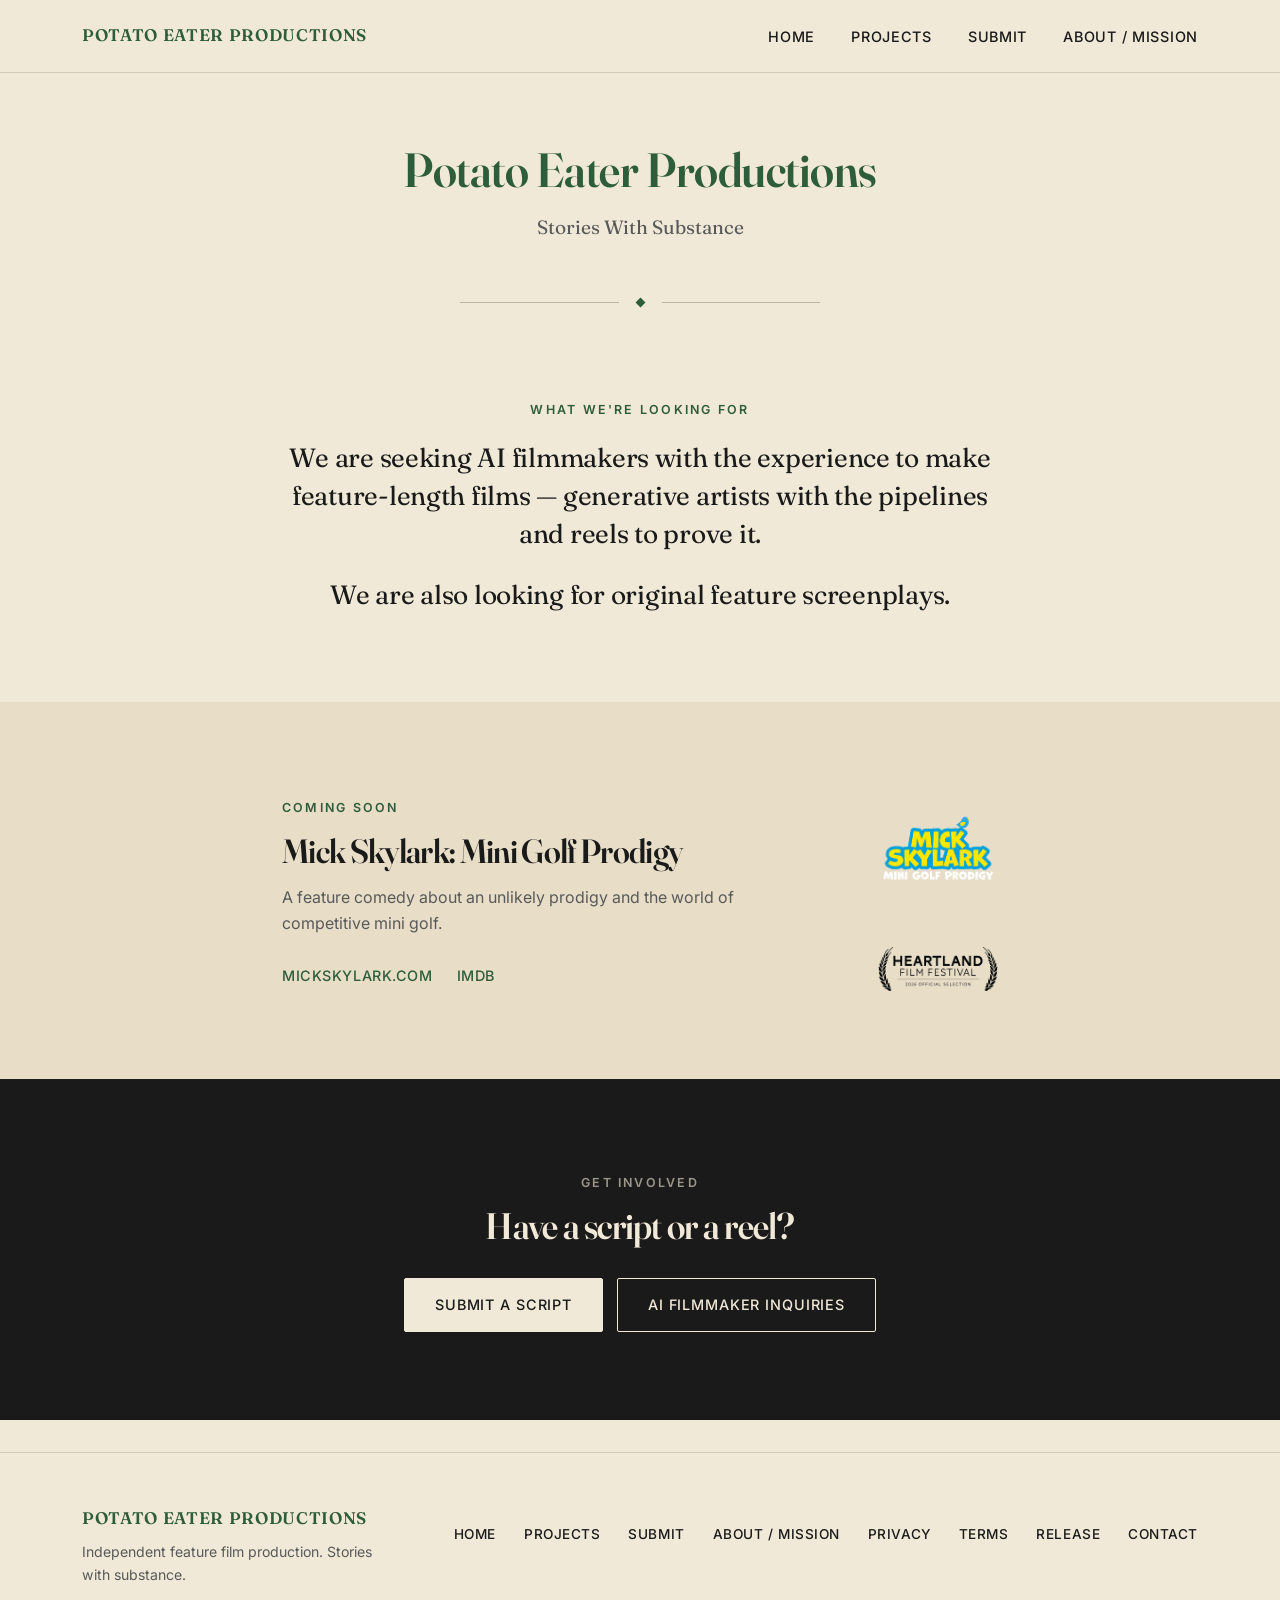
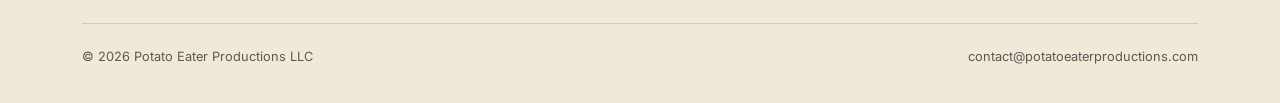
<file: index.html>
<!DOCTYPE html>
<html lang="en">
<head>
  <meta charset="UTF-8">
  <meta name="viewport" content="width=device-width, initial-scale=1.0">
  <title>Potato Eater Productions</title>
  <meta name="description" content="Independent feature film production. Stories with substance.">
  <link rel="preconnect" href="https://fonts.googleapis.com">
  <link rel="preconnect" href="https://fonts.gstatic.com" crossorigin>
  <link href="https://fonts.googleapis.com/css2?family=Fraunces:opsz,wght@9..144,400;9..144,500;9..144,600;9..144,700&family=Inter:wght@400;500;600;700&display=swap" rel="stylesheet">
  <link rel="stylesheet" href="styles.css">
  <style>
    /* Festival laurel */
    .project-badge {
      display: flex;
      flex-direction: column;
      align-items: center;
    }
    .project-badge .laurel {
      display: block;
      width: 100%;
      max-width: 280px;
      height: auto;
      margin-top: 1.5rem;
      /* If the background is DARK, remove the slashes and stars around the next line. */
      /* filter: invert(1); */
    }
    @media (max-width: 700px) {
      .project-badge .laurel { max-width: 220px; }
    }
  </style>
</head>
<body>
  <header>
    <div class="container">
      <nav class="nav">
        <a href="index.html" class="logo">Potato Eater Productions</a>
        <ul class="nav-links">
          <li><a href="index.html">Home</a></li>
          <li><a href="projects.html">Projects</a></li>
          <li><a href="submit.html">Submit</a></li>
          <li><a href="about.html">About / Mission</a></li>
        </ul>
      </nav>
    </div>
  </header>

  <main>

    <section class="hero-home">
      <div class="container">
        <div class="hero-masthead">
          <h1 class="hero-wordmark">Potato Eater Productions</h1>
          <p class="hero-statement">Stories With Substance</p>
        </div>
      </div>
    </section>

    <div class="container"><div class="divider"><span class="divider-mark"></span></div></div>

    <section class="section">
      <div class="content">
        <div class="manifesto">
          <span class="eyebrow">What We're Looking For</span>
          <p>We are seeking AI filmmakers with the experience to make feature-length films &mdash; generative artists with the pipelines and reels to prove it.</p>
          <p>We are also looking for original feature screenplays.</p>
        </div>
      </div>
    </section>

    <section class="section section-alt">
      <div class="content">
        <div class="project-card">
          <div class="project-info">
            <span class="eyebrow">Coming Soon</span>
            <h2 class="project-title">Mick Skylark: Mini Golf Prodigy</h2>
            <p class="project-description">A feature comedy about an unlikely prodigy and the world of competitive mini golf.</p>
            <ul class="project-links">
              <li><a href="https://www.mickskylark.com" target="_blank" rel="noopener">mickskylark.com</a></li>
              <li><a href="https://www.imdb.com/title/tt12115818/" target="_blank" rel="noopener">IMDb</a></li>
            </ul>
          </div>
          <div class="project-badge">
            <img src="mick-skylark-logo.png" alt="Mick Skylark: Mini Golf Prodigy">
            <img class="laurel" src="HFF35_Laurel_OfficialSelection_Black.png" alt="Heartland Film Festival &mdash; 2026 Official Selection">
          </div>
        </div>
      </div>
    </section>

    <section class="section section-dark">
      <div class="content">
        <div class="cta-block">
          <span class="eyebrow">Get Involved</span>
          <h2>Have a script or a reel?</h2>
          <div class="btn-group">
            <a href="scripts.html" class="btn" style="background: var(--bg); color: var(--text); border-color: var(--bg);">Submit a Script</a>
            <a href="ai.html" class="btn btn-secondary" style="color: var(--bg); border-color: var(--bg);">AI Filmmaker Inquiries</a>
          </div>
        </div>
      </div>
    </section>

  </main>

  <footer>
    <div class="container">
      <div class="footer-inner">
        <div>
          <a href="index.html" class="footer-brand">Potato Eater Productions</a>
          <p class="footer-tagline">Independent feature film production. Stories with substance.</p>
        </div>
        <div class="footer-links">
          <a href="index.html">Home</a>
          <a href="projects.html">Projects</a>
          <a href="submit.html">Submit</a>
          <a href="about.html">About / Mission</a>
          <a href="privacy.html">Privacy</a>
          <a href="terms.html">Terms</a>
          <a href="releases.html">Release</a>
          <a href="mailto:contact@potatoeaterproductions.com">Contact</a>
        </div>
      </div>
      <div class="footer-bottom">
        <span>&copy; 2026 Potato Eater Productions LLC</span>
        <span>contact@potatoeaterproductions.com</span>
      </div>
    </div>
  </footer>
</body>
</html>
</file>
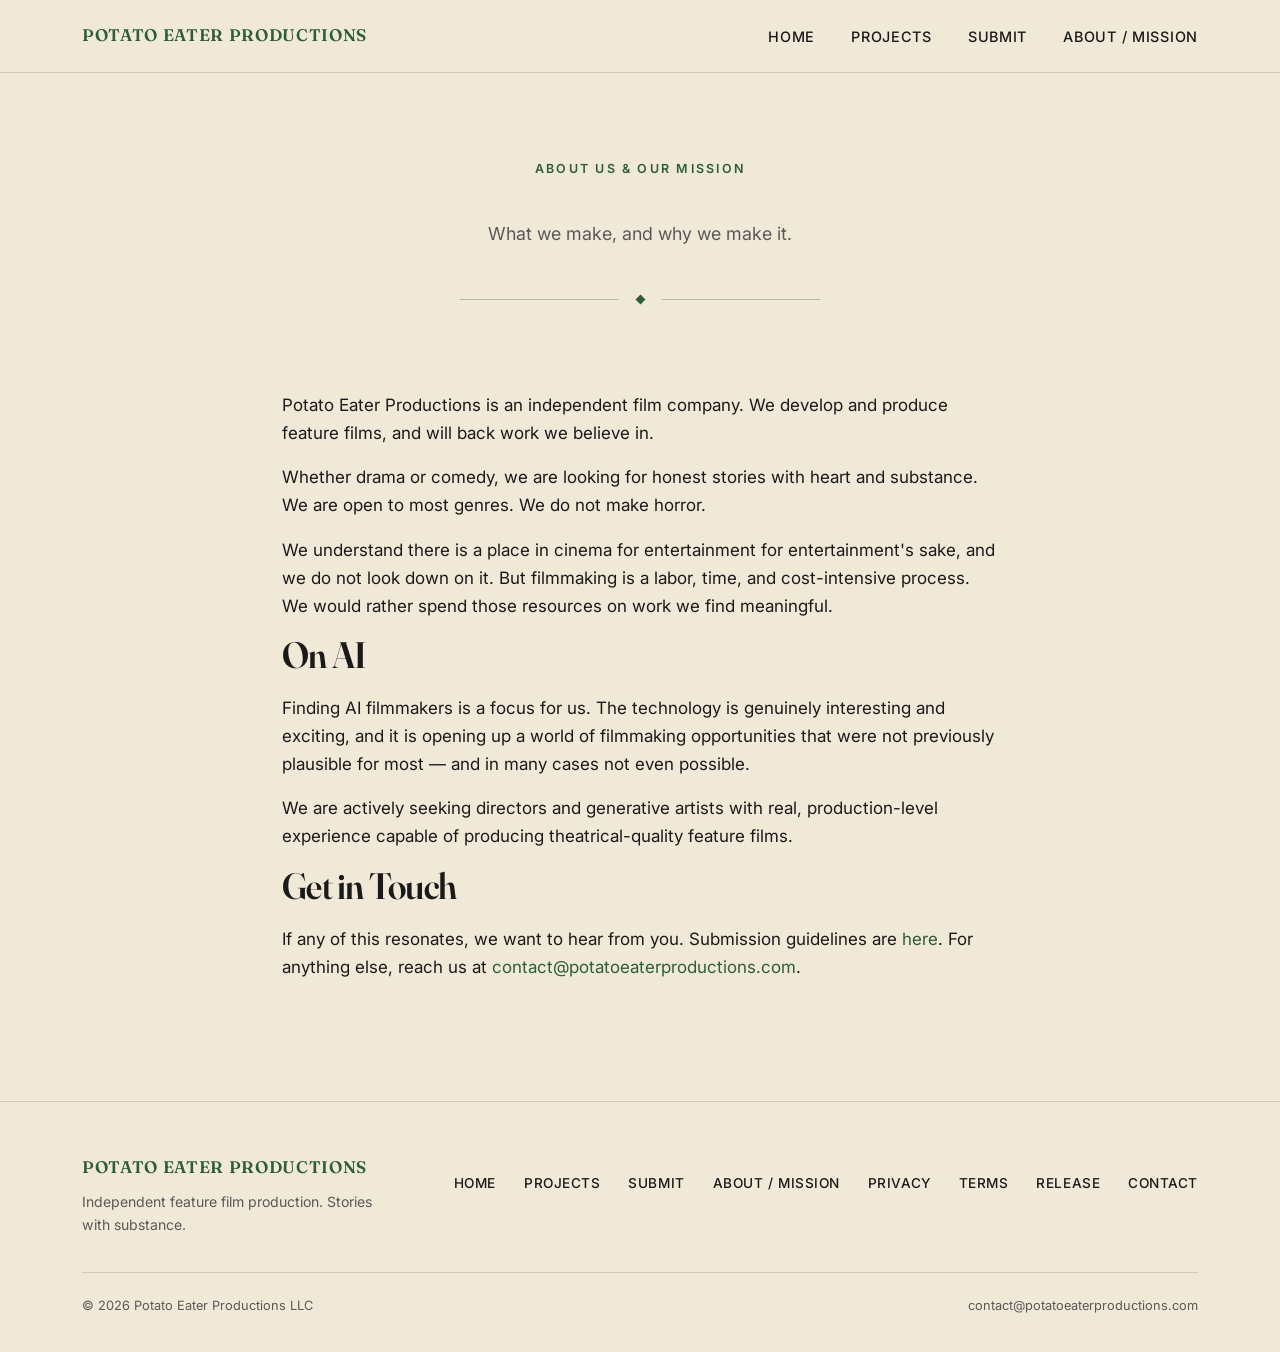
<file: about.html>
<!DOCTYPE html>
<html lang="en">
<head>
  <meta charset="UTF-8">
  <meta name="viewport" content="width=device-width, initial-scale=1.0">
  <title>About &mdash; Potato Eater Productions</title>
  <meta name="description" content="About Potato Eater Productions.">
  <link rel="preconnect" href="https://fonts.googleapis.com">
  <link rel="preconnect" href="https://fonts.gstatic.com" crossorigin>
  <link href="https://fonts.googleapis.com/css2?family=Fraunces:opsz,wght@9..144,400;9..144,500;9..144,600;9..144,700&family=Inter:wght@400;500;600;700&display=swap" rel="stylesheet">
  <link rel="stylesheet" href="styles.css">
</head>
<body>
  <header>
    <div class="container">
      <nav class="nav">
        <a href="index.html" class="logo">Potato Eater Productions</a>
        <ul class="nav-links">
          <li><a href="index.html">Home</a></li>
          <li><a href="projects.html">Projects</a></li>
          <li><a href="submit.html">Submit</a></li>
          <li><a href="about.html">About / Mission</a></li>
        </ul>
      </nav>
    </div>
  </header>

  <main>

    <section class="page-header">
      <div class="container">
        <span class="eyebrow">About Us & Our Mission</span>
        <h1> </h1>
        <p class="tagline">What we make, and why we make it.</p>
      </div>
    </section>

    <div class="container"><div class="divider"><span class="divider-mark"></span></div></div>

    <section class="section">
      <div class="content">

        <p>Potato Eater Productions is an independent film company. We develop and produce feature films, and will back work we believe in.</p>

        <p>Whether drama or comedy, we are looking for honest stories with heart and substance. We are open to most genres. We do not make horror.</p>

        <p>We understand there is a place in cinema for entertainment for entertainment's sake, and we do not look down on it. But filmmaking is a labor, time, and cost-intensive process. We would rather spend those resources on work we find meaningful.</p>

        <h2>On AI</h2>

        <p>Finding AI filmmakers is a focus for us. The technology is genuinely interesting and exciting, and it is opening up a world of filmmaking opportunities that were not previously plausible for most &mdash; and in many cases not even possible.</p>

        <p>We are actively seeking directors and generative artists with real, production-level experience capable of producing theatrical-quality feature films.</p>

        <h2>Get in Touch</h2>

        <p>If any of this resonates, we want to hear from you. Submission guidelines are <a href="submit.html">here</a>. For anything else, reach us at <a href="mailto:contact@potatoeaterproductions.com">contact@potatoeaterproductions.com</a>.</p>

      </div>
    </section>

  </main>

  <footer>
    <div class="container">
      <div class="footer-inner">
        <div>
          <a href="index.html" class="footer-brand">Potato Eater Productions</a>
          <p class="footer-tagline">Independent feature film production. Stories with substance.</p>
        </div>
        <div class="footer-links">
          <a href="index.html">Home</a>
          <a href="projects.html">Projects</a>
          <a href="submit.html">Submit</a>
          <a href="about.html">About / Mission</a>
          <a href="privacy.html">Privacy</a>
          <a href="terms.html">Terms</a>
          <a href="releases.html">Release</a>
          <a href="mailto:contact@potatoeaterproductions.com">Contact</a>
        </div>
      </div>
      <div class="footer-bottom">
        <span>&copy; 2026 Potato Eater Productions LLC</span>
        <span>contact@potatoeaterproductions.com</span>
      </div>
    </div>
  </footer>
</body>
</html>
</file>
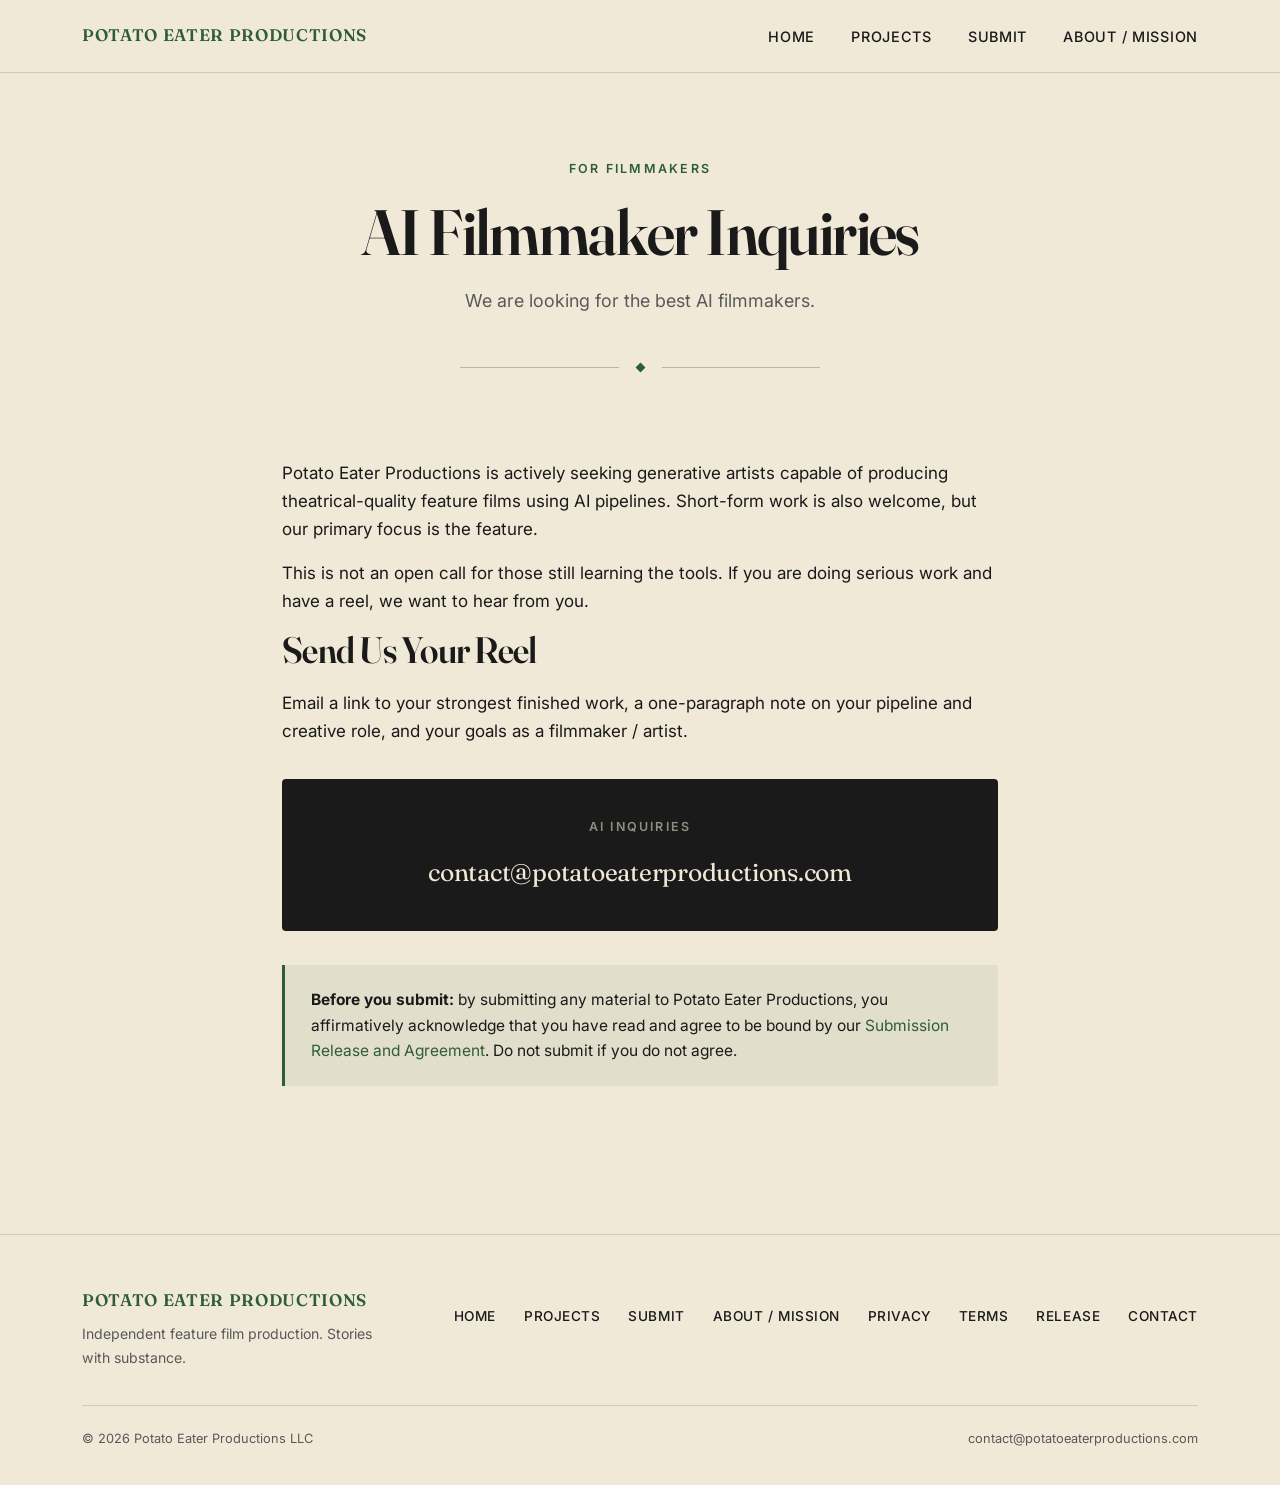
<file: ai.html>
<!DOCTYPE html>
<html lang="en">
<head>
  <meta charset="UTF-8">
  <meta name="viewport" content="width=device-width, initial-scale=1.0">
  <title>AI Filmmaker Inquiries &mdash; Potato Eater Productions</title>
  <meta name="description" content="AI filmmaker inquiries for Potato Eater Productions.">
  <link rel="preconnect" href="https://fonts.googleapis.com">
  <link rel="preconnect" href="https://fonts.gstatic.com" crossorigin>
  <link href="https://fonts.googleapis.com/css2?family=Fraunces:opsz,wght@9..144,400;9..144,500;9..144,600;9..144,700&family=Inter:wght@400;500;600;700&display=swap" rel="stylesheet">
  <link rel="stylesheet" href="styles.css">
</head>
<body>
  <header>
    <div class="container">
      <nav class="nav">
        <a href="index.html" class="logo">Potato Eater Productions</a>
        <ul class="nav-links">
          <li><a href="index.html">Home</a></li>
          <li><a href="projects.html">Projects</a></li>
          <li><a href="submit.html">Submit</a></li>
          <li><a href="about.html">About / Mission</a></li>
        </ul>
      </nav>
    </div>
  </header>

  <main>

    <section class="page-header">
      <div class="container">
        <span class="eyebrow">For Filmmakers</span>
        <h1>AI Filmmaker Inquiries</h1>
        <p class="tagline">We are looking for the best AI filmmakers.</p>
      </div>
    </section>

    <div class="container"><div class="divider"><span class="divider-mark"></span></div></div>

    <section class="section">
      <div class="content">

        <p>Potato Eater Productions is actively seeking generative artists capable of producing theatrical-quality feature films using AI pipelines. Short-form work is also welcome, but our primary focus is the feature.</p>

        <p>This is not an open call for those still learning the tools. If you are doing serious work and have a reel, we want to hear from you.</p>

        <h2>Send Us Your Reel</h2>

        <p>Email a link to your strongest finished work, a one-paragraph note on your pipeline and creative role, and your goals as a filmmaker / artist.</p>

        <div class="email-box">
          <div class="email-box-label">AI Inquiries</div>
          <a class="email" href="mailto:Contact@potatoeaterproductions.com?subject=AI%20Filmmaker%20Inquiry">contact@potatoeaterproductions.com</a>
        </div>

        <div class="notice">
          <p><strong>Before you submit:</strong> by submitting any material to Potato Eater Productions, you affirmatively acknowledge that you have read and agree to be bound by our <a href="releases.html">Submission Release and Agreement</a>. Do not submit if you do not agree.</p>
        </div>

      </div>
    </section>

  </main>

  <footer>
    <div class="container">
      <div class="footer-inner">
        <div>
          <a href="index.html" class="footer-brand">Potato Eater Productions</a>
          <p class="footer-tagline">Independent feature film production. Stories with substance.</p>
        </div>
        <div class="footer-links">
          <a href="index.html">Home</a>
          <a href="projects.html">Projects</a>
          <a href="submit.html">Submit</a>
          <a href="about.html">About / Mission</a>
          <a href="privacy.html">Privacy</a>
          <a href="terms.html">Terms</a>
          <a href="releases.html">Release</a>
          <a href="mailto:contact@potatoeaterproductions.com">Contact</a>
        </div>
      </div>
      <div class="footer-bottom">
        <span>&copy; 2026 Potato Eater Productions LLC</span>
        <span>contact@potatoeaterproductions.com</span>
      </div>
    </div>
  </footer>
</body>
</html>
</file>
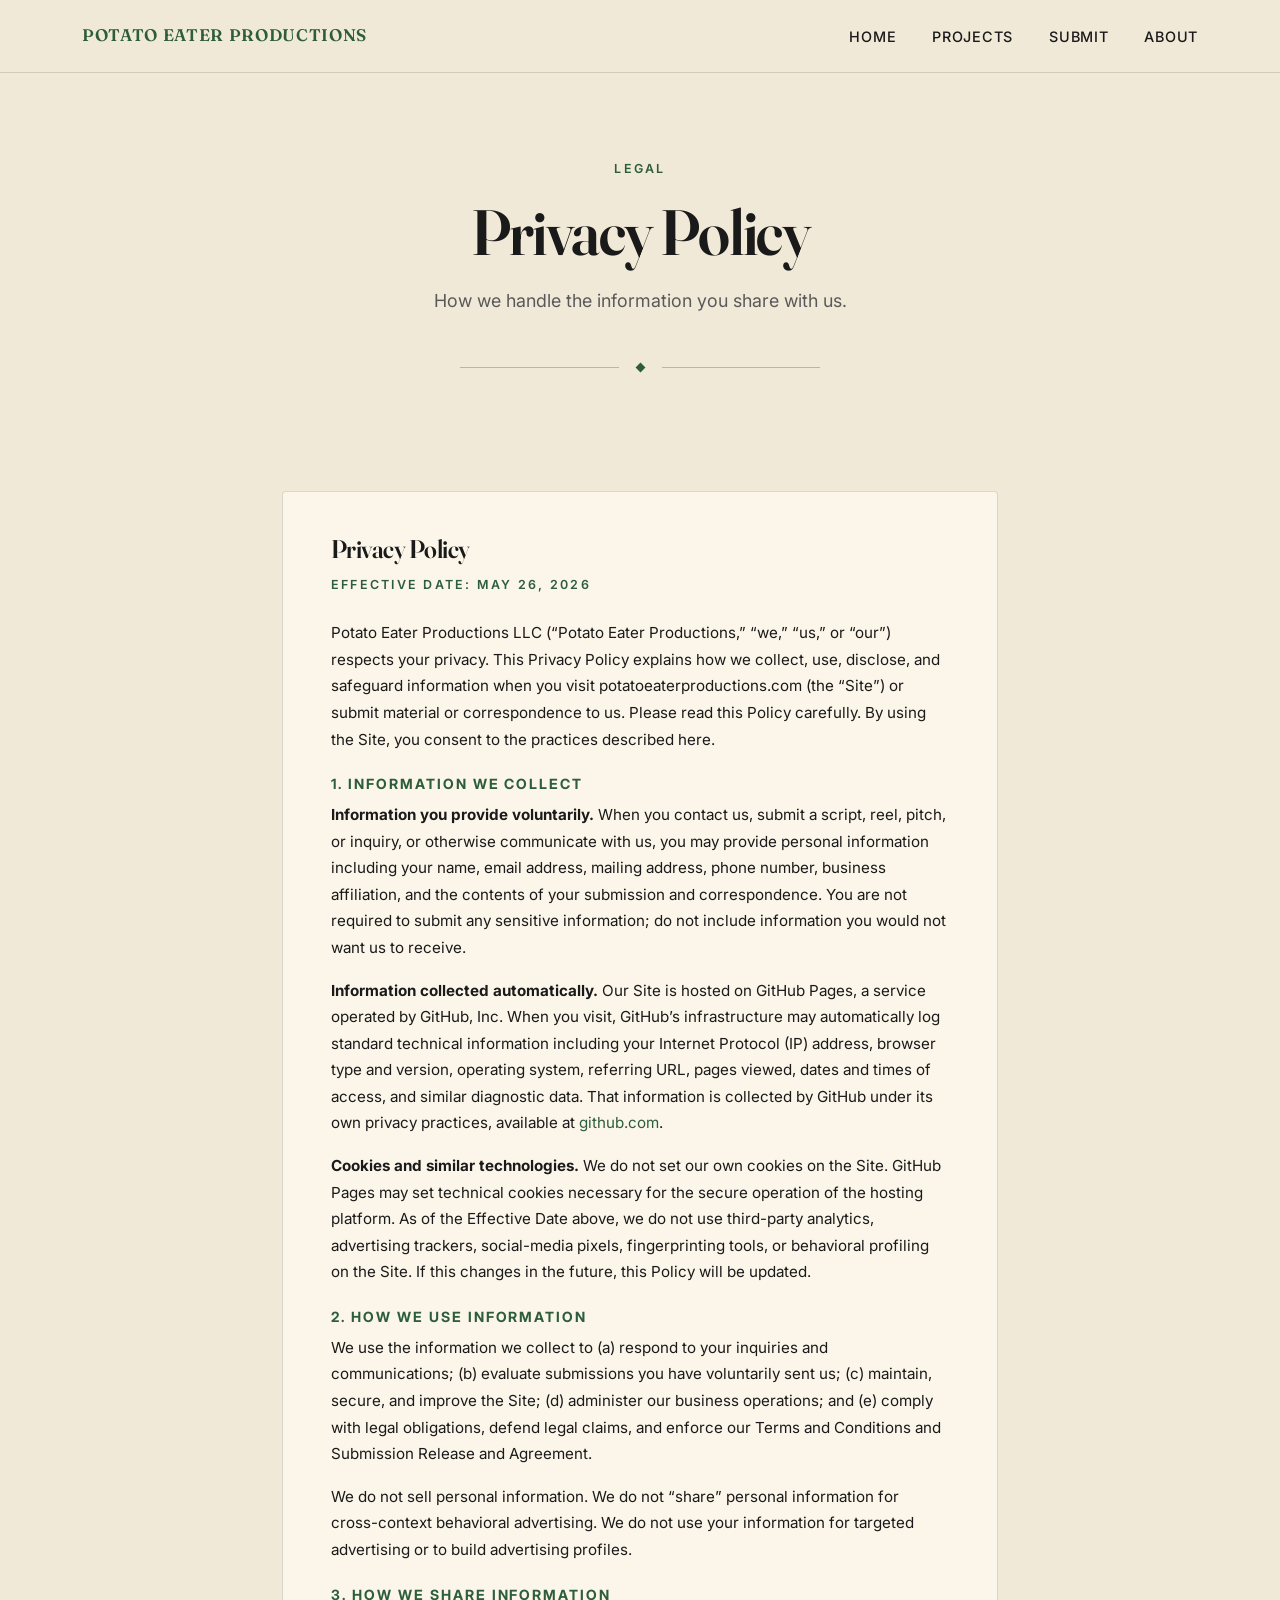
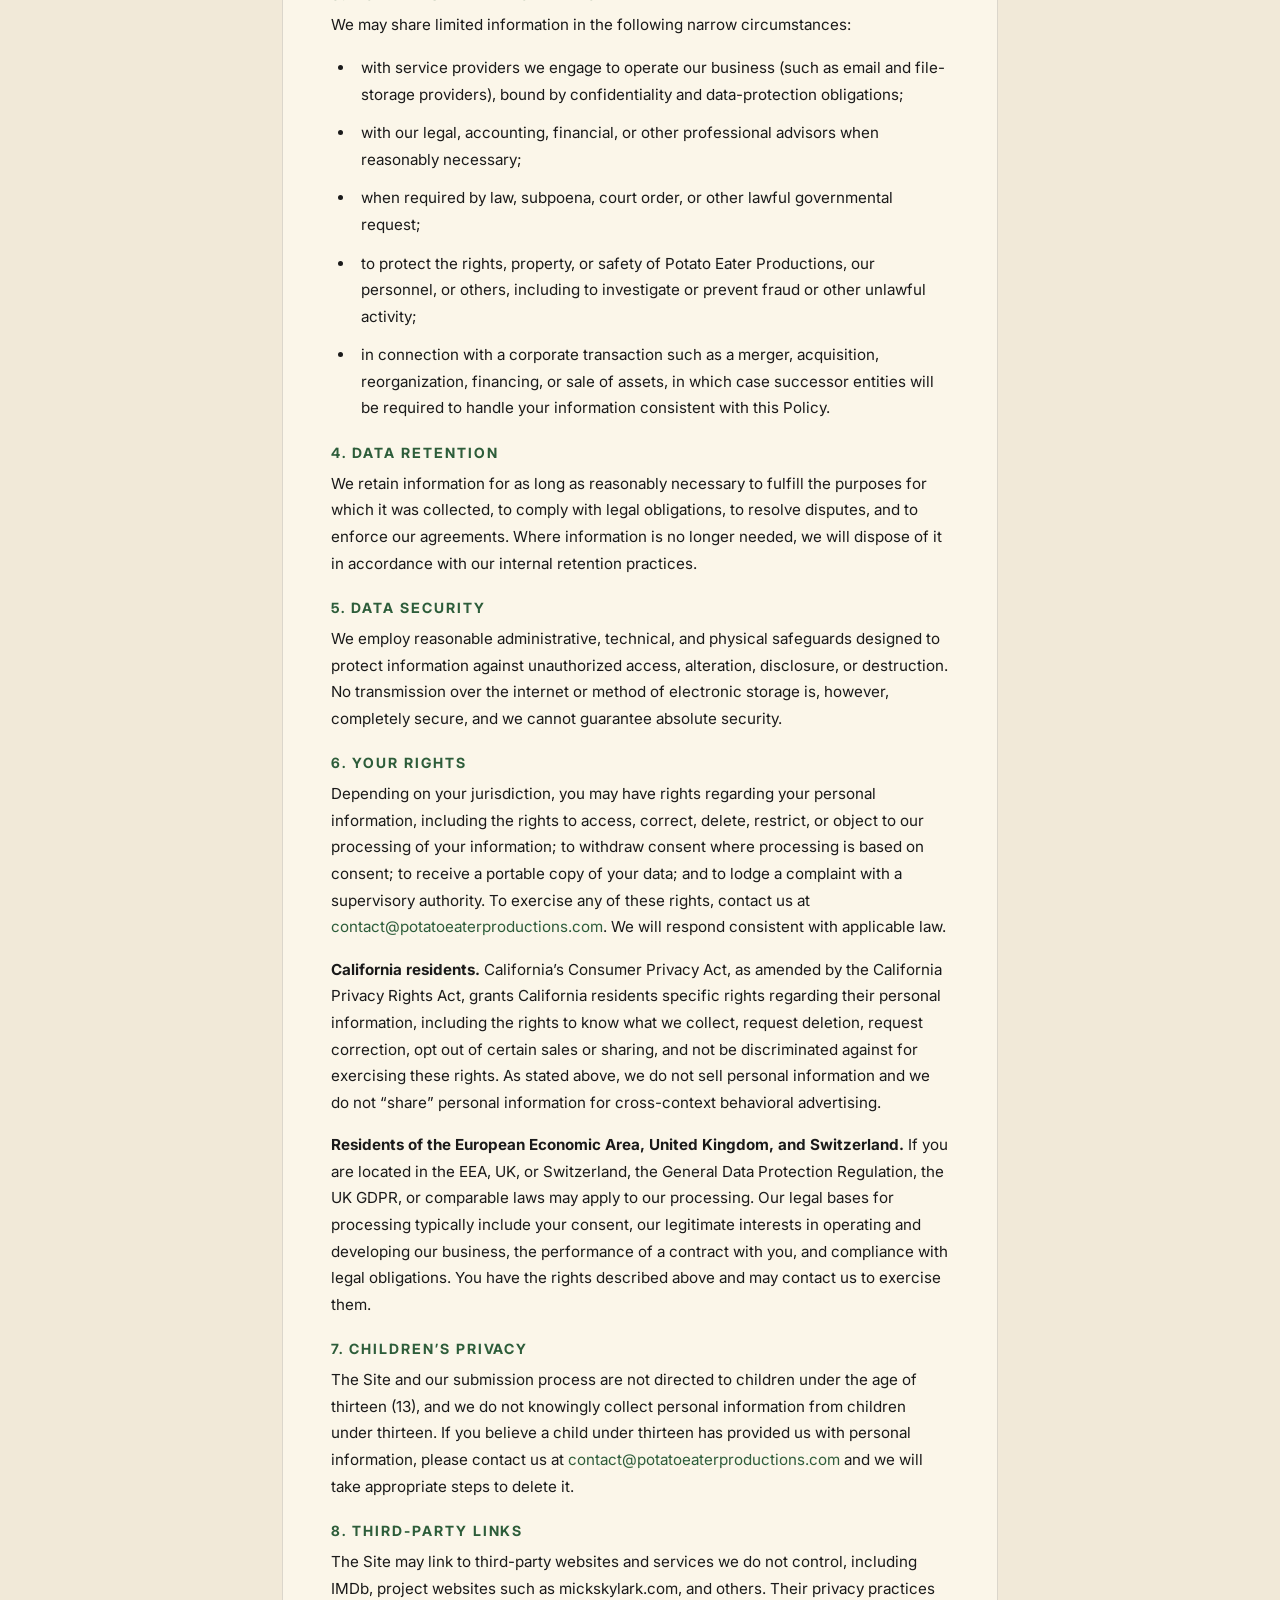
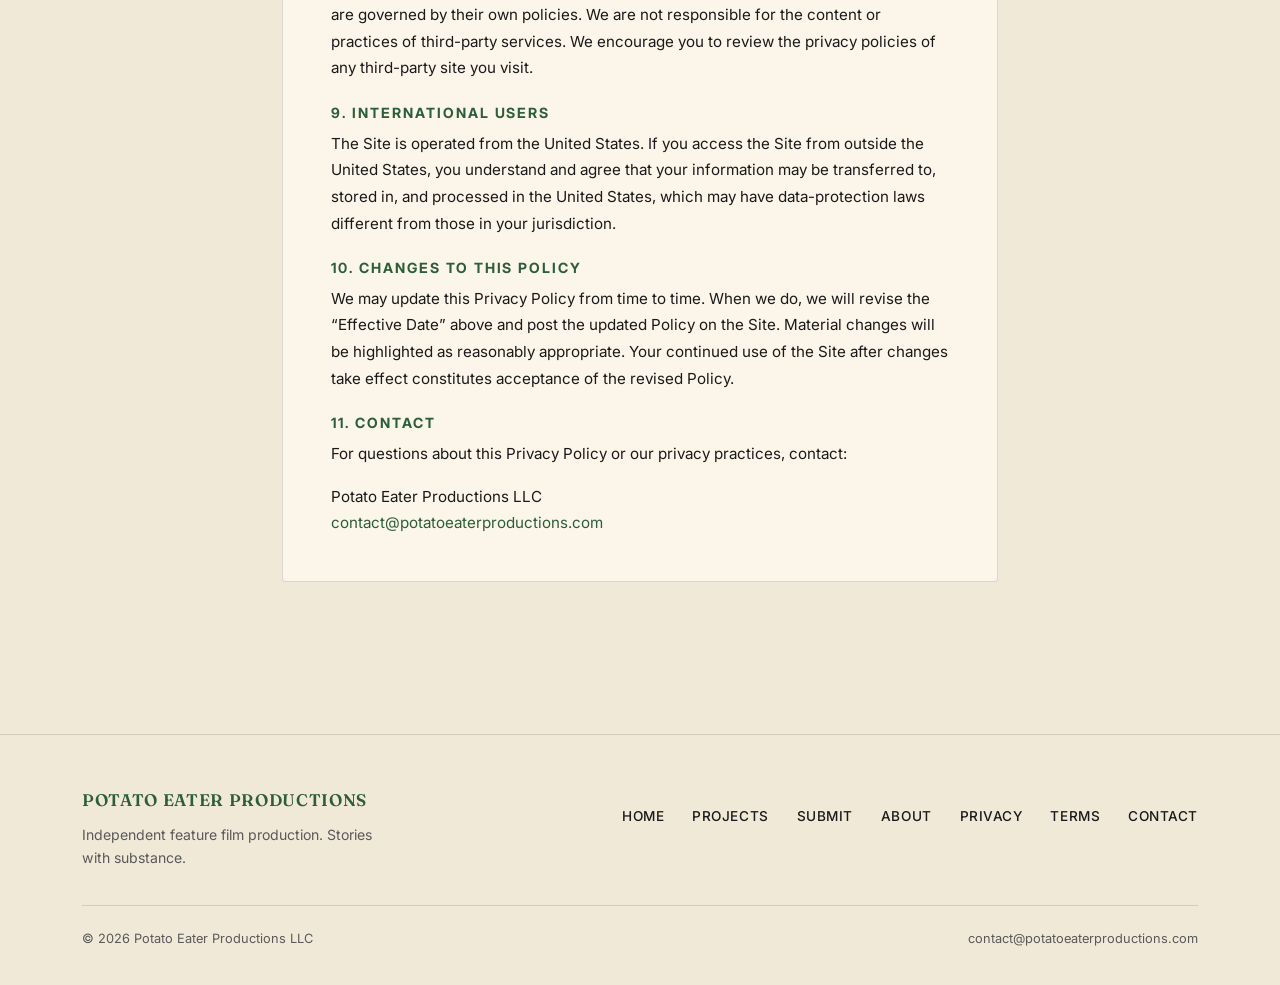
<file: privacy.html>
<!DOCTYPE html>
<html lang="en">
<head>
  <meta charset="UTF-8">
  <meta name="viewport" content="width=device-width, initial-scale=1.0">
  <title>Privacy Policy &mdash; Potato Eater Productions</title>
  <meta name="description" content="Privacy Policy for Potato Eater Productions.">
  <link rel="preconnect" href="https://fonts.googleapis.com">
  <link rel="preconnect" href="https://fonts.gstatic.com" crossorigin>
  <link href="https://fonts.googleapis.com/css2?family=Fraunces:opsz,wght@9..144,400;9..144,500;9..144,600;9..144,700&family=Inter:wght@400;500;600;700&display=swap" rel="stylesheet">
  <link rel="stylesheet" href="styles.css">
</head>
<body>
  <header>
    <div class="container">
      <nav class="nav">
        <a href="index.html" class="logo">Potato Eater Productions</a>
        <ul class="nav-links">
          <li><a href="index.html">Home</a></li>
          <li><a href="projects.html">Projects</a></li>
          <li><a href="submit.html">Submit</a></li>
          <li><a href="about.html">About</a></li>
        </ul>
      </nav>
    </div>
  </header>

  <main>

    <section class="page-header">
      <div class="container">
        <span class="eyebrow">Legal</span>
        <h1>Privacy Policy</h1>
        <p class="tagline">How we handle the information you share with us.</p>
      </div>
    </section>

    <div class="container"><div class="divider"><span class="divider-mark"></span></div></div>

    <section class="section">
      <div class="content">
        <div class="release">

          <h2>Privacy Policy</h2>
          <p class="release-subtitle">Effective Date: May 26, 2026</p>

          <p>Potato Eater Productions LLC (&ldquo;Potato Eater Productions,&rdquo; &ldquo;we,&rdquo; &ldquo;us,&rdquo; or &ldquo;our&rdquo;) respects your privacy. This Privacy Policy explains how we collect, use, disclose, and safeguard information when you visit potatoeaterproductions.com (the &ldquo;Site&rdquo;) or submit material or correspondence to us. Please read this Policy carefully. By using the Site, you consent to the practices described here.</p>

          <h3>1. Information We Collect</h3>

          <p><strong>Information you provide voluntarily.</strong> When you contact us, submit a script, reel, pitch, or inquiry, or otherwise communicate with us, you may provide personal information including your name, email address, mailing address, phone number, business affiliation, and the contents of your submission and correspondence. You are not required to submit any sensitive information; do not include information you would not want us to receive.</p>

          <p><strong>Information collected automatically.</strong> Our Site is hosted on GitHub Pages, a service operated by GitHub, Inc. When you visit, GitHub&rsquo;s infrastructure may automatically log standard technical information including your Internet Protocol (IP) address, browser type and version, operating system, referring URL, pages viewed, dates and times of access, and similar diagnostic data. That information is collected by GitHub under its own privacy practices, available at <a href="https://docs.github.com/en/site-policy/privacy-policies/github-general-privacy-statement" target="_blank" rel="noopener">github.com</a>.</p>

          <p><strong>Cookies and similar technologies.</strong> We do not set our own cookies on the Site. GitHub Pages may set technical cookies necessary for the secure operation of the hosting platform. As of the Effective Date above, we do not use third-party analytics, advertising trackers, social-media pixels, fingerprinting tools, or behavioral profiling on the Site. If this changes in the future, this Policy will be updated.</p>

          <h3>2. How We Use Information</h3>

          <p>We use the information we collect to (a) respond to your inquiries and communications; (b) evaluate submissions you have voluntarily sent us; (c) maintain, secure, and improve the Site; (d) administer our business operations; and (e) comply with legal obligations, defend legal claims, and enforce our Terms and Conditions and Submission Release and Agreement.</p>

          <p>We do not sell personal information. We do not &ldquo;share&rdquo; personal information for cross-context behavioral advertising. We do not use your information for targeted advertising or to build advertising profiles.</p>

          <h3>3. How We Share Information</h3>

          <p>We may share limited information in the following narrow circumstances:</p>
          <ul>
            <li>with service providers we engage to operate our business (such as email and file-storage providers), bound by confidentiality and data-protection obligations;</li>
            <li>with our legal, accounting, financial, or other professional advisors when reasonably necessary;</li>
            <li>when required by law, subpoena, court order, or other lawful governmental request;</li>
            <li>to protect the rights, property, or safety of Potato Eater Productions, our personnel, or others, including to investigate or prevent fraud or other unlawful activity;</li>
            <li>in connection with a corporate transaction such as a merger, acquisition, reorganization, financing, or sale of assets, in which case successor entities will be required to handle your information consistent with this Policy.</li>
          </ul>

          <h3>4. Data Retention</h3>

          <p>We retain information for as long as reasonably necessary to fulfill the purposes for which it was collected, to comply with legal obligations, to resolve disputes, and to enforce our agreements. Where information is no longer needed, we will dispose of it in accordance with our internal retention practices.</p>

          <h3>5. Data Security</h3>

          <p>We employ reasonable administrative, technical, and physical safeguards designed to protect information against unauthorized access, alteration, disclosure, or destruction. No transmission over the internet or method of electronic storage is, however, completely secure, and we cannot guarantee absolute security.</p>

          <h3>6. Your Rights</h3>

          <p>Depending on your jurisdiction, you may have rights regarding your personal information, including the rights to access, correct, delete, restrict, or object to our processing of your information; to withdraw consent where processing is based on consent; to receive a portable copy of your data; and to lodge a complaint with a supervisory authority. To exercise any of these rights, contact us at <a href="mailto:contact@potatoeaterproductions.com">contact@potatoeaterproductions.com</a>. We will respond consistent with applicable law.</p>

          <p><strong>California residents.</strong> California&rsquo;s Consumer Privacy Act, as amended by the California Privacy Rights Act, grants California residents specific rights regarding their personal information, including the rights to know what we collect, request deletion, request correction, opt out of certain sales or sharing, and not be discriminated against for exercising these rights. As stated above, we do not sell personal information and we do not &ldquo;share&rdquo; personal information for cross-context behavioral advertising.</p>

          <p><strong>Residents of the European Economic Area, United Kingdom, and Switzerland.</strong> If you are located in the EEA, UK, or Switzerland, the General Data Protection Regulation, the UK GDPR, or comparable laws may apply to our processing. Our legal bases for processing typically include your consent, our legitimate interests in operating and developing our business, the performance of a contract with you, and compliance with legal obligations. You have the rights described above and may contact us to exercise them.</p>

          <h3>7. Children&rsquo;s Privacy</h3>

          <p>The Site and our submission process are not directed to children under the age of thirteen (13), and we do not knowingly collect personal information from children under thirteen. If you believe a child under thirteen has provided us with personal information, please contact us at <a href="mailto:contact@potatoeaterproductions.com">contact@potatoeaterproductions.com</a> and we will take appropriate steps to delete it.</p>

          <h3>8. Third-Party Links</h3>

          <p>The Site may link to third-party websites and services we do not control, including IMDb, project websites such as mickskylark.com, and others. Their privacy practices are governed by their own policies. We are not responsible for the content or practices of third-party services. We encourage you to review the privacy policies of any third-party site you visit.</p>

          <h3>9. International Users</h3>

          <p>The Site is operated from the United States. If you access the Site from outside the United States, you understand and agree that your information may be transferred to, stored in, and processed in the United States, which may have data-protection laws different from those in your jurisdiction.</p>

          <h3>10. Changes to This Policy</h3>

          <p>We may update this Privacy Policy from time to time. When we do, we will revise the &ldquo;Effective Date&rdquo; above and post the updated Policy on the Site. Material changes will be highlighted as reasonably appropriate. Your continued use of the Site after changes take effect constitutes acceptance of the revised Policy.</p>

          <h3>11. Contact</h3>

          <p>For questions about this Privacy Policy or our privacy practices, contact:</p>
          <p>Potato Eater Productions LLC<br>
          <a href="mailto:contact@potatoeaterproductions.com">contact@potatoeaterproductions.com</a></p>

        </div>
      </div>
    </section>

  </main>

  <footer>
    <div class="container">
      <div class="footer-inner">
        <div>
          <a href="index.html" class="footer-brand">Potato Eater Productions</a>
          <p class="footer-tagline">Independent feature film production. Stories with substance.</p>
        </div>
        <div class="footer-links">
          <a href="index.html">Home</a>
          <a href="projects.html">Projects</a>
          <a href="submit.html">Submit</a>
          <a href="about.html">About</a>
          <a href="privacy.html">Privacy</a>
          <a href="terms.html">Terms</a>
          <a href="mailto:contact@potatoeaterproductions.com">Contact</a>
        </div>
      </div>
      <div class="footer-bottom">
        <span>&copy; 2026 Potato Eater Productions LLC</span>
        <span>contact@potatoeaterproductions.com</span>
      </div>
    </div>
  </footer>
</body>
</html>
</file>
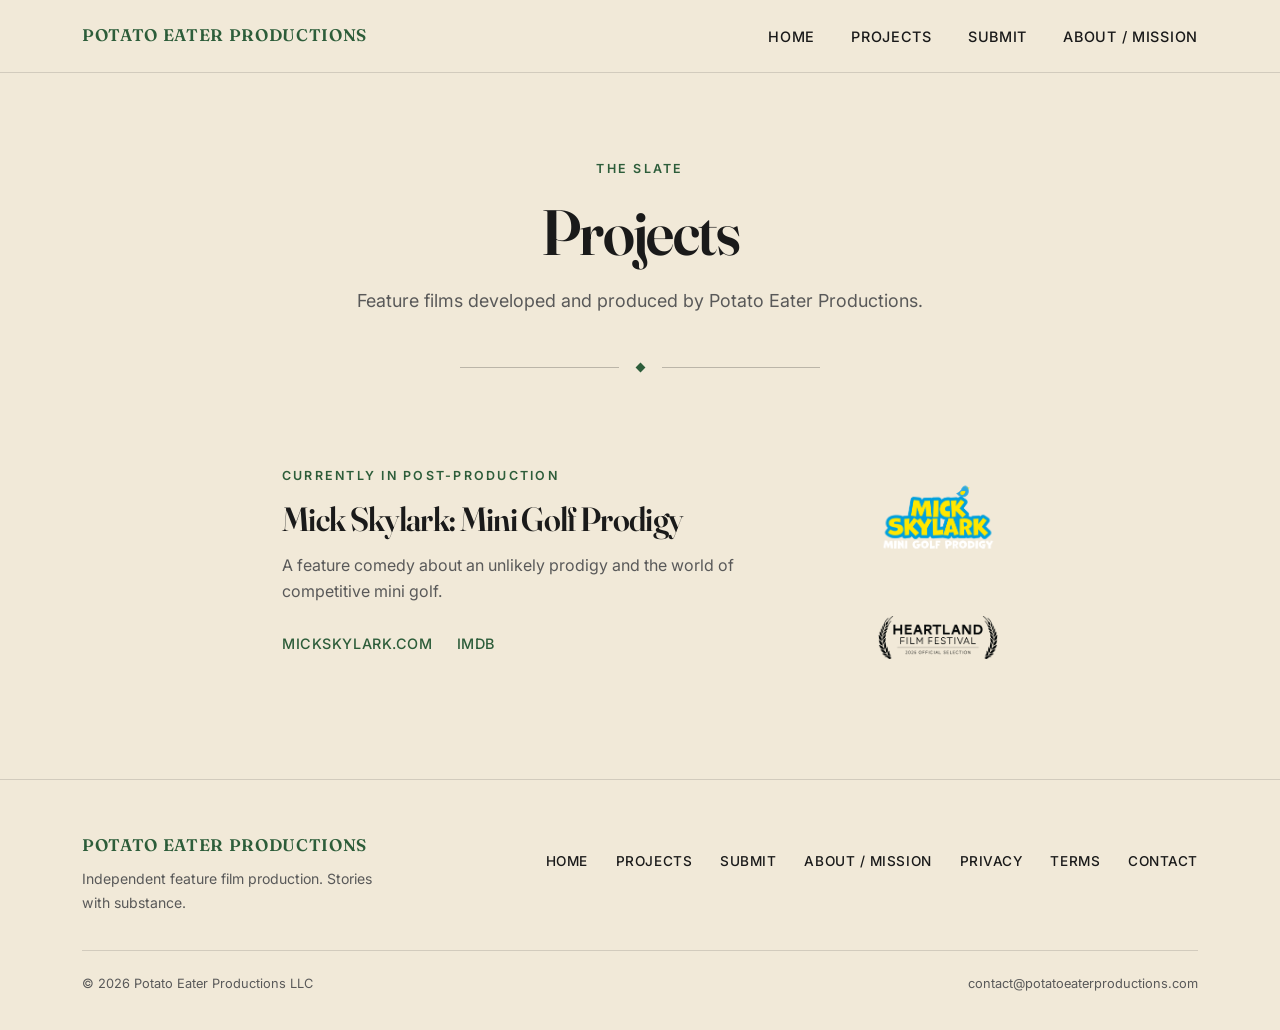
<file: projects.html>
<!DOCTYPE html>
<html lang="en">
<head>
  <meta charset="UTF-8">
  <meta name="viewport" content="width=device-width, initial-scale=1.0">
  <title>Projects &mdash; Potato Eater Productions</title>
  <meta name="description" content="Feature films developed and produced by Potato Eater Productions.">
  <link rel="preconnect" href="https://fonts.googleapis.com">
  <link rel="preconnect" href="https://fonts.gstatic.com" crossorigin>
  <link href="https://fonts.googleapis.com/css2?family=Fraunces:opsz,wght@9..144,400;9..144,500;9..144,600;9..144,700&family=Inter:wght@400;500;600;700&display=swap" rel="stylesheet">
  <link rel="stylesheet" href="styles.css">
  <style>
    /* Festival laurel */
    .project-badge {
      display: flex;
      flex-direction: column;
      align-items: center;
    }
    .project-badge .laurel {
      display: block;
      width: 100%;
      max-width: 280px;
      height: auto;
      margin-top: 1.5rem;
      /* If the background is DARK, remove the slashes and stars around the next line. */
      /* filter: invert(1); */
    }
    @media (max-width: 700px) {
      .project-badge .laurel { max-width: 220px; }
    }
  </style>
</head>
<body>
  <header>
    <div class="container">
      <nav class="nav">
        <a href="index.html" class="logo">Potato Eater Productions</a>
        <ul class="nav-links">
          <li><a href="index.html">Home</a></li>
          <li><a href="projects.html">Projects</a></li>
          <li><a href="submit.html">Submit</a></li>
          <li><a href="about.html">About / Mission</a></li>
        </ul>
      </nav>
    </div>
  </header>

  <main>

    <section class="page-header">
      <div class="container">
        <span class="eyebrow">The Slate</span>
        <h1>Projects</h1>
        <p class="tagline">Feature films developed and produced by Potato Eater Productions.</p>
      </div>
    </section>

    <div class="container"><div class="divider"><span class="divider-mark"></span></div></div>

    <section class="section">
      <div class="content">
        <div class="project-card">
          <div class="project-info">
            <span class="eyebrow">Currently in Post-Production</span>
            <h2 class="project-title">Mick Skylark: Mini Golf Prodigy</h2>
            <p class="project-description">A feature comedy about an unlikely prodigy and the world of competitive mini golf.</p>
            <ul class="project-links">
              <li><a href="https://www.mickskylark.com" target="_blank" rel="noopener">mickskylark.com</a></li>
              <li><a href="https://www.imdb.com/title/tt12115818/" target="_blank" rel="noopener">IMDb</a></li>
            </ul>
          </div>
          <div class="project-badge">
            <img src="mick-skylark-logo.png" alt="Mick Skylark: Mini Golf Prodigy">
            <img class="laurel" src="HFF35_Laurel_OfficialSelection_Black.png" alt="Heartland Film Festival &mdash; 2026 Official Selection">
          </div>
        </div>
      </div>
    </section>

  </main>

  <footer>
    <div class="container">
      <div class="footer-inner">
        <div>
          <a href="index.html" class="footer-brand">Potato Eater Productions</a>
          <p class="footer-tagline">Independent feature film production. Stories with substance.</p>
        </div>
        <div class="footer-links">
          <a href="index.html">Home</a>
          <a href="projects.html">Projects</a>
          <a href="submit.html">Submit</a>
          <a href="about.html">About / Mission</a>
          <a href="privacy.html">Privacy</a>
          <a href="terms.html">Terms</a>
          <a href="mailto:contact@potatoeaterproductions.com">Contact</a>
        </div>
      </div>
      <div class="footer-bottom">
        <span>&copy; 2026 Potato Eater Productions LLC</span>
        <span>contact@potatoeaterproductions.com</span>
      </div>
    </div>
  </footer>
</body>
</html>
</file>
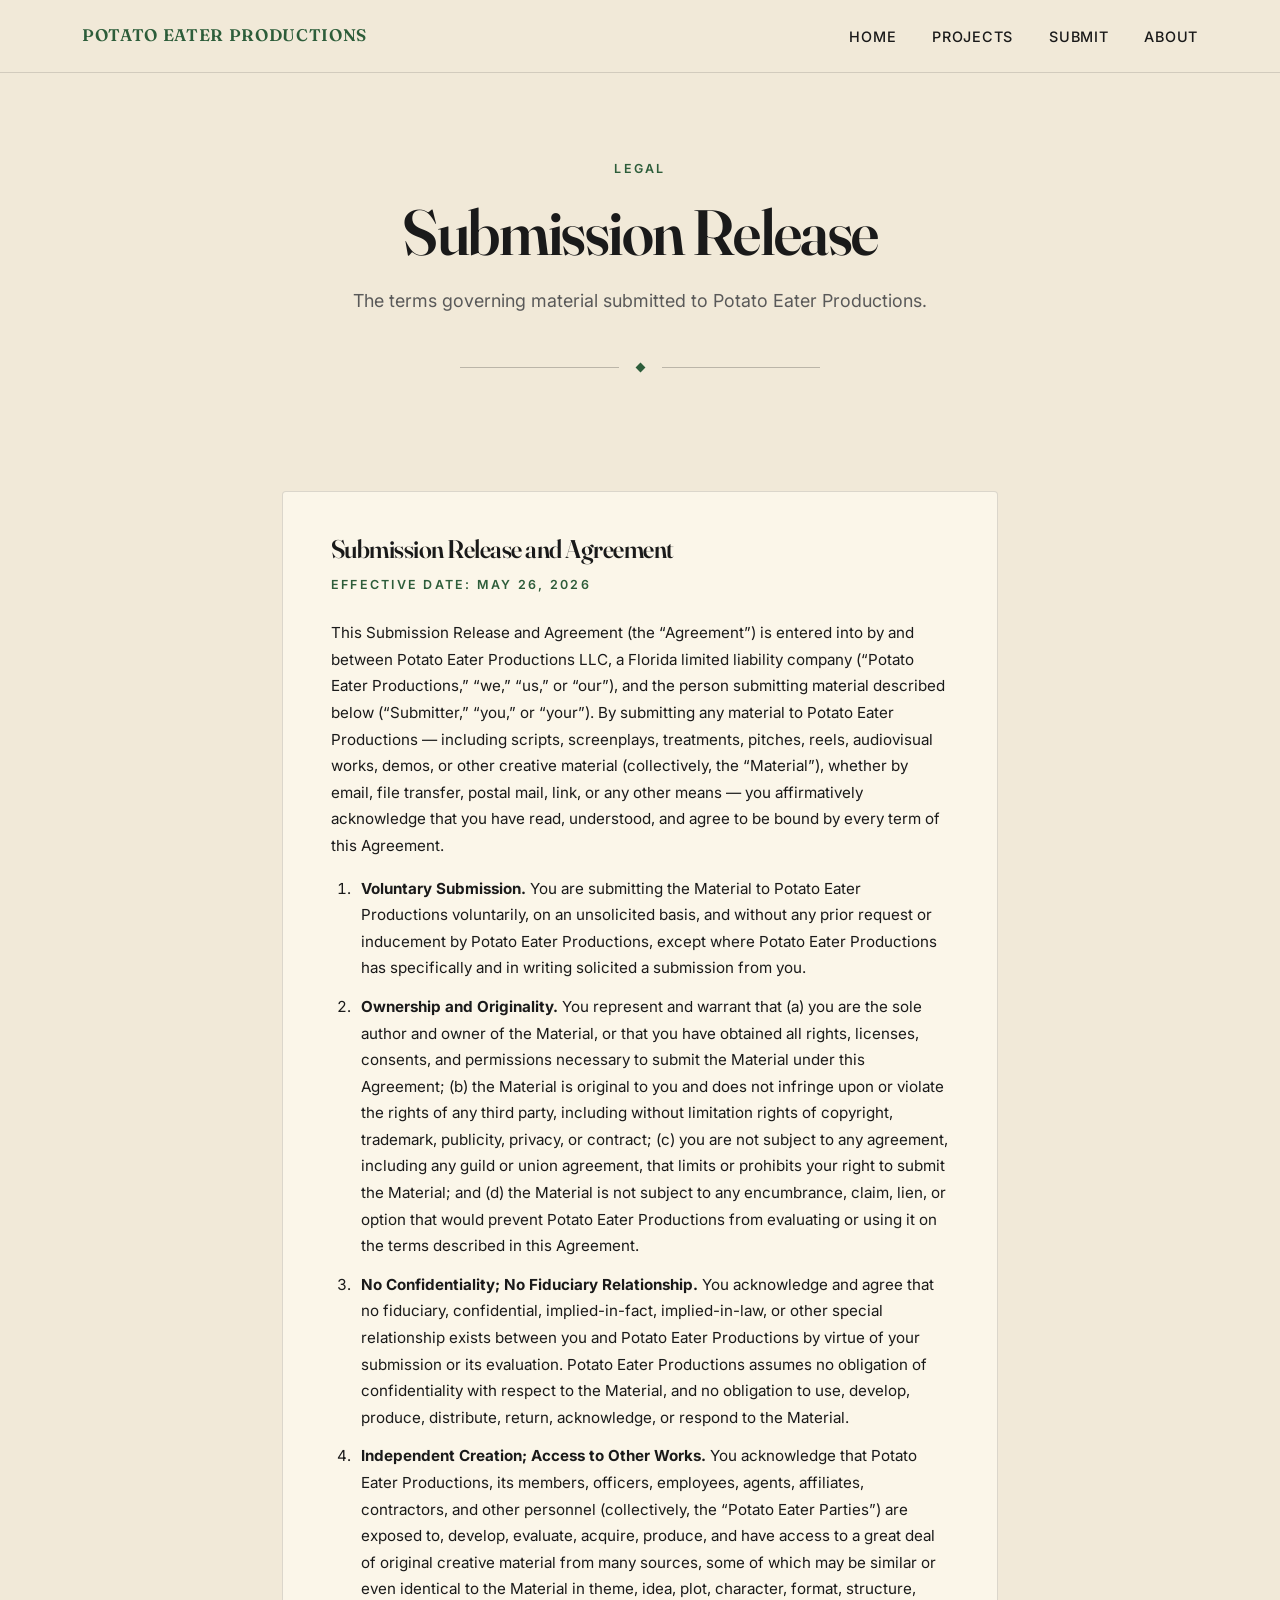
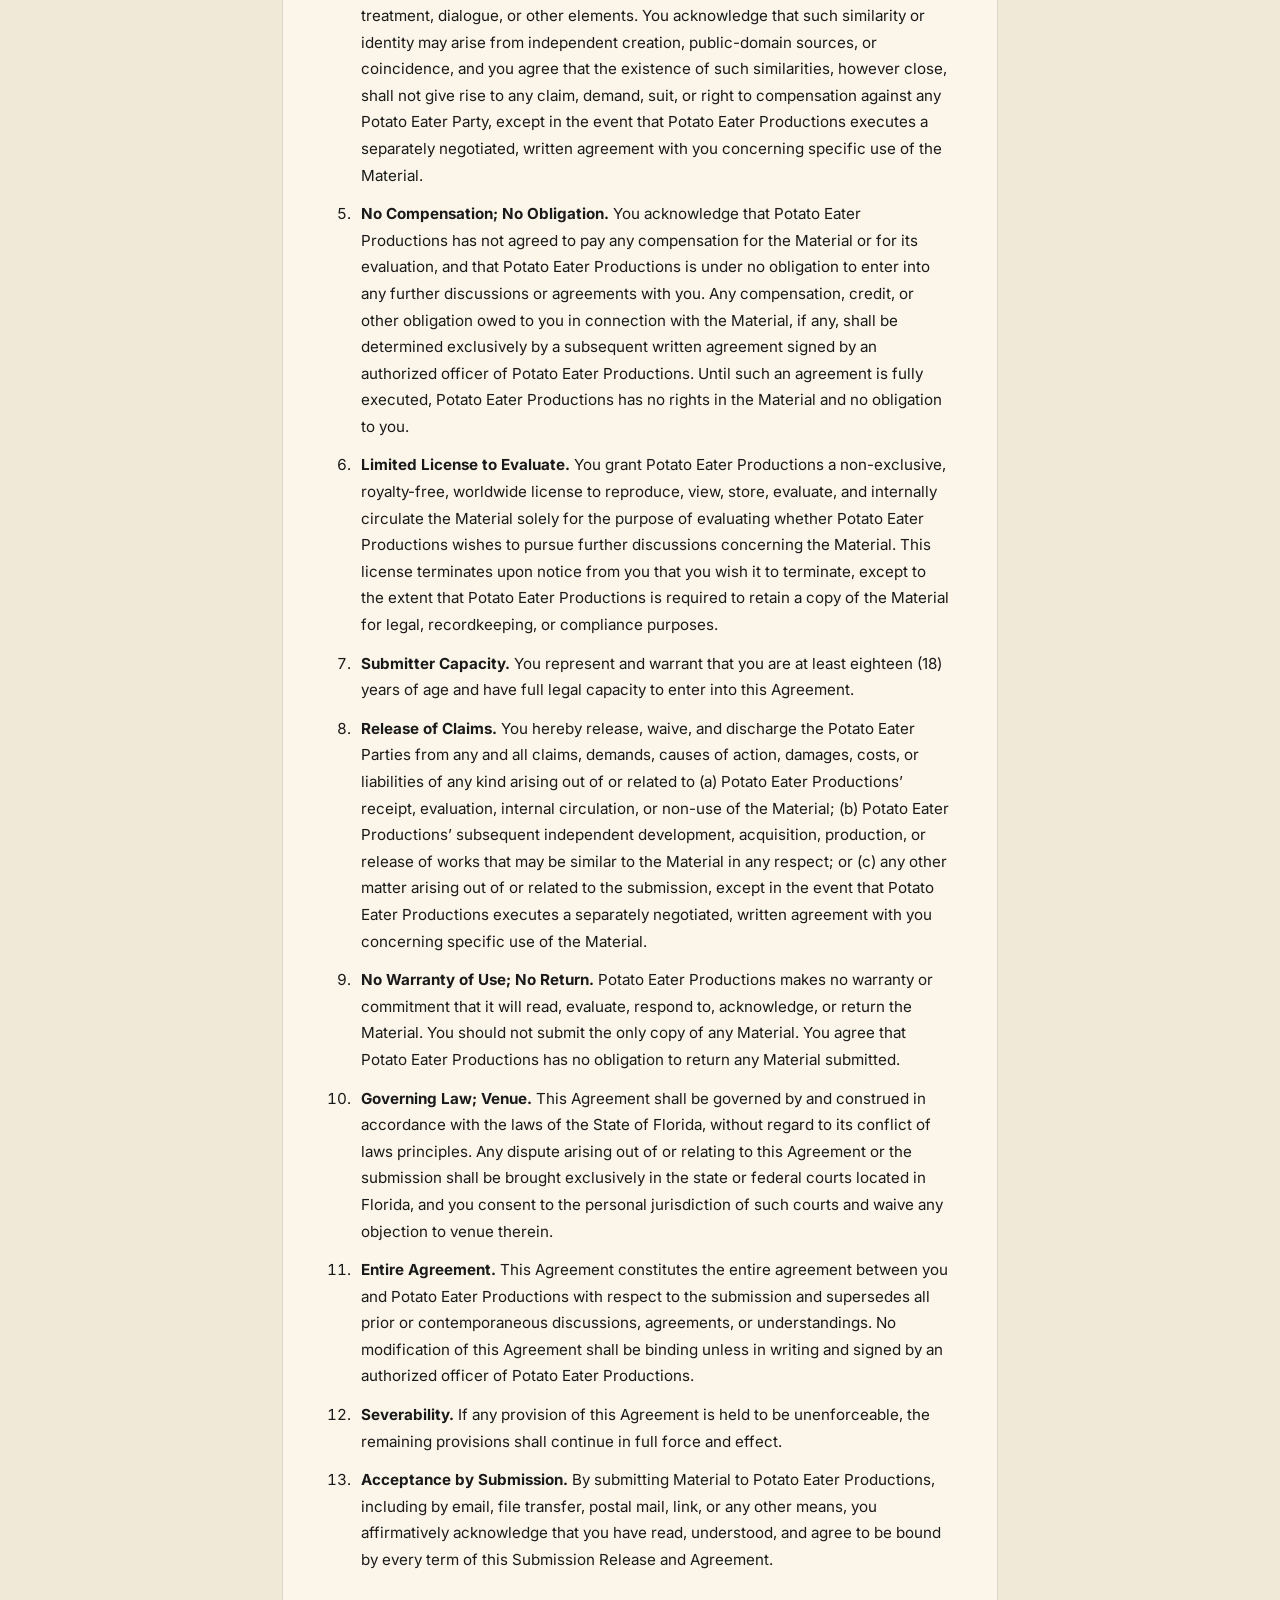
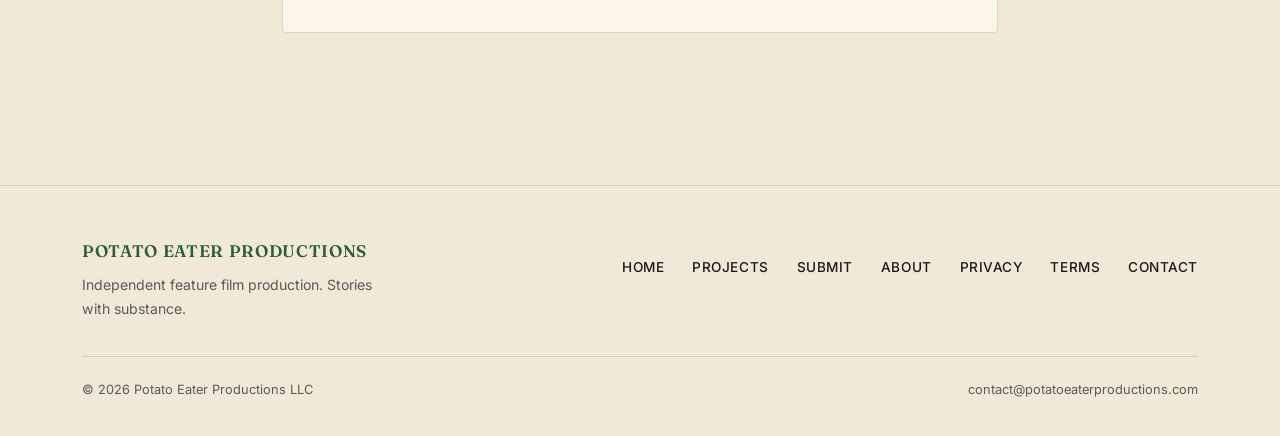
<file: releases.html>
<!DOCTYPE html>
<html lang="en">
<head>
  <meta charset="UTF-8">
  <meta name="viewport" content="width=device-width, initial-scale=1.0">
  <title>Submission Release and Agreement &mdash; Potato Eater Productions</title>
  <meta name="description" content="Submission Release and Agreement for material submitted to Potato Eater Productions.">
  <link rel="preconnect" href="https://fonts.googleapis.com">
  <link rel="preconnect" href="https://fonts.gstatic.com" crossorigin>
  <link href="https://fonts.googleapis.com/css2?family=Fraunces:opsz,wght@9..144,400;9..144,500;9..144,600;9..144,700&family=Inter:wght@400;500;600;700&display=swap" rel="stylesheet">
  <link rel="stylesheet" href="styles.css">
</head>
<body>
  <header>
    <div class="container">
      <nav class="nav">
        <a href="index.html" class="logo">Potato Eater Productions</a>
        <ul class="nav-links">
          <li><a href="index.html">Home</a></li>
          <li><a href="projects.html">Projects</a></li>
          <li><a href="submit.html">Submit</a></li>
          <li><a href="about.html">About</a></li>
        </ul>
      </nav>
    </div>
  </header>

  <main>

    <section class="page-header">
      <div class="container">
        <span class="eyebrow">Legal</span>
        <h1>Submission Release</h1>
        <p class="tagline">The terms governing material submitted to Potato Eater Productions.</p>
      </div>
    </section>

    <div class="container"><div class="divider"><span class="divider-mark"></span></div></div>

    <section class="section">
      <div class="content">
        <div class="release">

          <h2>Submission Release and Agreement</h2>
          <p class="release-subtitle">Effective Date: May 26, 2026</p>

          <p>This Submission Release and Agreement (the &ldquo;Agreement&rdquo;) is entered into by and between Potato Eater Productions LLC, a Florida limited liability company (&ldquo;Potato Eater Productions,&rdquo; &ldquo;we,&rdquo; &ldquo;us,&rdquo; or &ldquo;our&rdquo;), and the person submitting material described below (&ldquo;Submitter,&rdquo; &ldquo;you,&rdquo; or &ldquo;your&rdquo;). By submitting any material to Potato Eater Productions &mdash; including scripts, screenplays, treatments, pitches, reels, audiovisual works, demos, or other creative material (collectively, the &ldquo;Material&rdquo;), whether by email, file transfer, postal mail, link, or any other means &mdash; you affirmatively acknowledge that you have read, understood, and agree to be bound by every term of this Agreement.</p>

          <ol>
            <li><strong>Voluntary Submission.</strong> You are submitting the Material to Potato Eater Productions voluntarily, on an unsolicited basis, and without any prior request or inducement by Potato Eater Productions, except where Potato Eater Productions has specifically and in writing solicited a submission from you.</li>

            <li><strong>Ownership and Originality.</strong> You represent and warrant that (a) you are the sole author and owner of the Material, or that you have obtained all rights, licenses, consents, and permissions necessary to submit the Material under this Agreement; (b) the Material is original to you and does not infringe upon or violate the rights of any third party, including without limitation rights of copyright, trademark, publicity, privacy, or contract; (c) you are not subject to any agreement, including any guild or union agreement, that limits or prohibits your right to submit the Material; and (d) the Material is not subject to any encumbrance, claim, lien, or option that would prevent Potato Eater Productions from evaluating or using it on the terms described in this Agreement.</li>

            <li><strong>No Confidentiality; No Fiduciary Relationship.</strong> You acknowledge and agree that no fiduciary, confidential, implied-in-fact, implied-in-law, or other special relationship exists between you and Potato Eater Productions by virtue of your submission or its evaluation. Potato Eater Productions assumes no obligation of confidentiality with respect to the Material, and no obligation to use, develop, produce, distribute, return, acknowledge, or respond to the Material.</li>

            <li><strong>Independent Creation; Access to Other Works.</strong> You acknowledge that Potato Eater Productions, its members, officers, employees, agents, affiliates, contractors, and other personnel (collectively, the &ldquo;Potato Eater Parties&rdquo;) are exposed to, develop, evaluate, acquire, produce, and have access to a great deal of original creative material from many sources, some of which may be similar or even identical to the Material in theme, idea, plot, character, format, structure, treatment, dialogue, or other elements. You acknowledge that such similarity or identity may arise from independent creation, public-domain sources, or coincidence, and you agree that the existence of such similarities, however close, shall not give rise to any claim, demand, suit, or right to compensation against any Potato Eater Party, except in the event that Potato Eater Productions executes a separately negotiated, written agreement with you concerning specific use of the Material.</li>

            <li><strong>No Compensation; No Obligation.</strong> You acknowledge that Potato Eater Productions has not agreed to pay any compensation for the Material or for its evaluation, and that Potato Eater Productions is under no obligation to enter into any further discussions or agreements with you. Any compensation, credit, or other obligation owed to you in connection with the Material, if any, shall be determined exclusively by a subsequent written agreement signed by an authorized officer of Potato Eater Productions. Until such an agreement is fully executed, Potato Eater Productions has no rights in the Material and no obligation to you.</li>

            <li><strong>Limited License to Evaluate.</strong> You grant Potato Eater Productions a non-exclusive, royalty-free, worldwide license to reproduce, view, store, evaluate, and internally circulate the Material solely for the purpose of evaluating whether Potato Eater Productions wishes to pursue further discussions concerning the Material. This license terminates upon notice from you that you wish it to terminate, except to the extent that Potato Eater Productions is required to retain a copy of the Material for legal, recordkeeping, or compliance purposes.</li>

            <li><strong>Submitter Capacity.</strong> You represent and warrant that you are at least eighteen (18) years of age and have full legal capacity to enter into this Agreement.</li>

            <li><strong>Release of Claims.</strong> You hereby release, waive, and discharge the Potato Eater Parties from any and all claims, demands, causes of action, damages, costs, or liabilities of any kind arising out of or related to (a) Potato Eater Productions&rsquo; receipt, evaluation, internal circulation, or non-use of the Material; (b) Potato Eater Productions&rsquo; subsequent independent development, acquisition, production, or release of works that may be similar to the Material in any respect; or (c) any other matter arising out of or related to the submission, except in the event that Potato Eater Productions executes a separately negotiated, written agreement with you concerning specific use of the Material.</li>

            <li><strong>No Warranty of Use; No Return.</strong> Potato Eater Productions makes no warranty or commitment that it will read, evaluate, respond to, acknowledge, or return the Material. You should not submit the only copy of any Material. You agree that Potato Eater Productions has no obligation to return any Material submitted.</li>

            <li><strong>Governing Law; Venue.</strong> This Agreement shall be governed by and construed in accordance with the laws of the State of Florida, without regard to its conflict of laws principles. Any dispute arising out of or relating to this Agreement or the submission shall be brought exclusively in the state or federal courts located in Florida, and you consent to the personal jurisdiction of such courts and waive any objection to venue therein.</li>

            <li><strong>Entire Agreement.</strong> This Agreement constitutes the entire agreement between you and Potato Eater Productions with respect to the submission and supersedes all prior or contemporaneous discussions, agreements, or understandings. No modification of this Agreement shall be binding unless in writing and signed by an authorized officer of Potato Eater Productions.</li>

            <li><strong>Severability.</strong> If any provision of this Agreement is held to be unenforceable, the remaining provisions shall continue in full force and effect.</li>

            <li><strong>Acceptance by Submission.</strong> By submitting Material to Potato Eater Productions, including by email, file transfer, postal mail, link, or any other means, you affirmatively acknowledge that you have read, understood, and agree to be bound by every term of this Submission Release and Agreement.</li>
          </ol>

        </div>
      </div>
    </section>

  </main>

  <footer>
    <div class="container">
      <div class="footer-inner">
        <div>
          <a href="index.html" class="footer-brand">Potato Eater Productions</a>
          <p class="footer-tagline">Independent feature film production. Stories with substance.</p>
        </div>
        <div class="footer-links">
          <a href="index.html">Home</a>
          <a href="projects.html">Projects</a>
          <a href="submit.html">Submit</a>
          <a href="about.html">About</a>
          <a href="privacy.html">Privacy</a>
          <a href="terms.html">Terms</a>
          <a href="mailto:contact@potatoeaterproductions.com">Contact</a>
        </div>
      </div>
      <div class="footer-bottom">
        <span>&copy; 2026 Potato Eater Productions LLC</span>
        <span>contact@potatoeaterproductions.com</span>
      </div>
    </div>
  </footer>
</body>
</html>
</file>
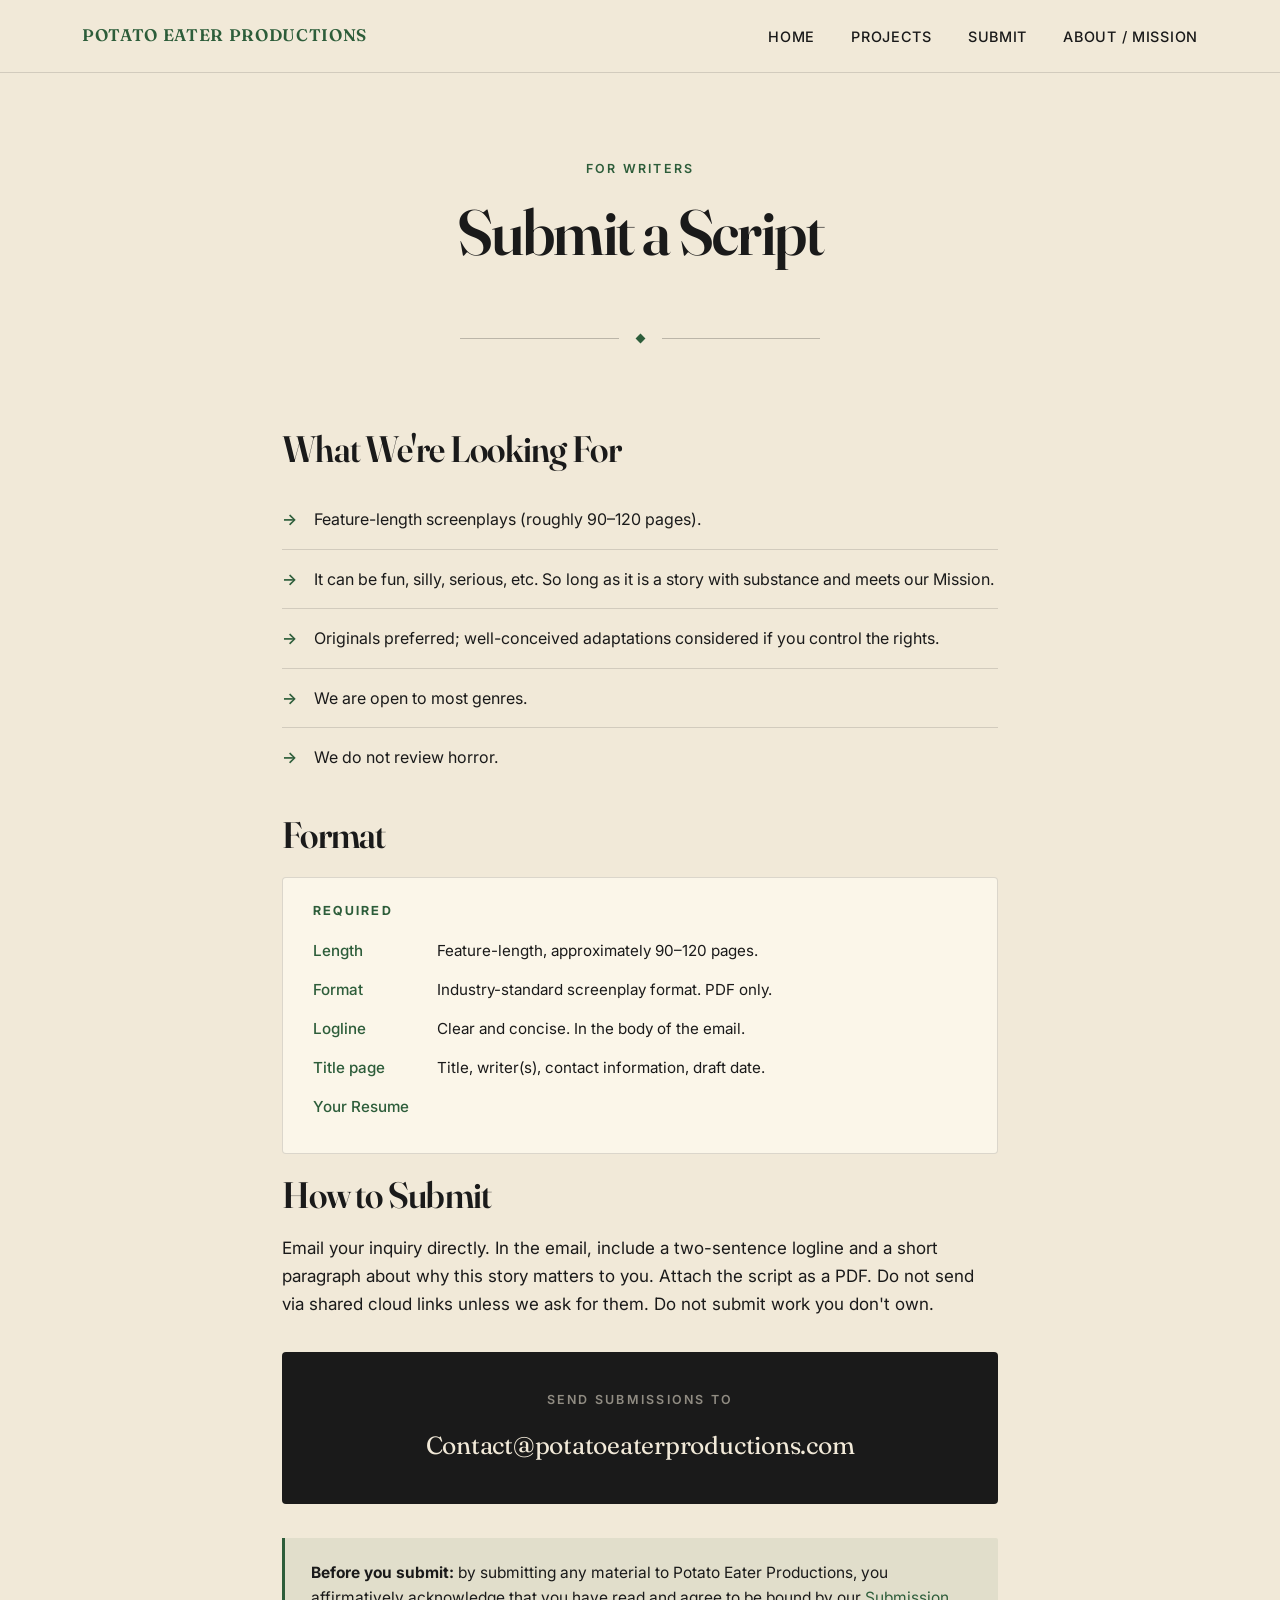
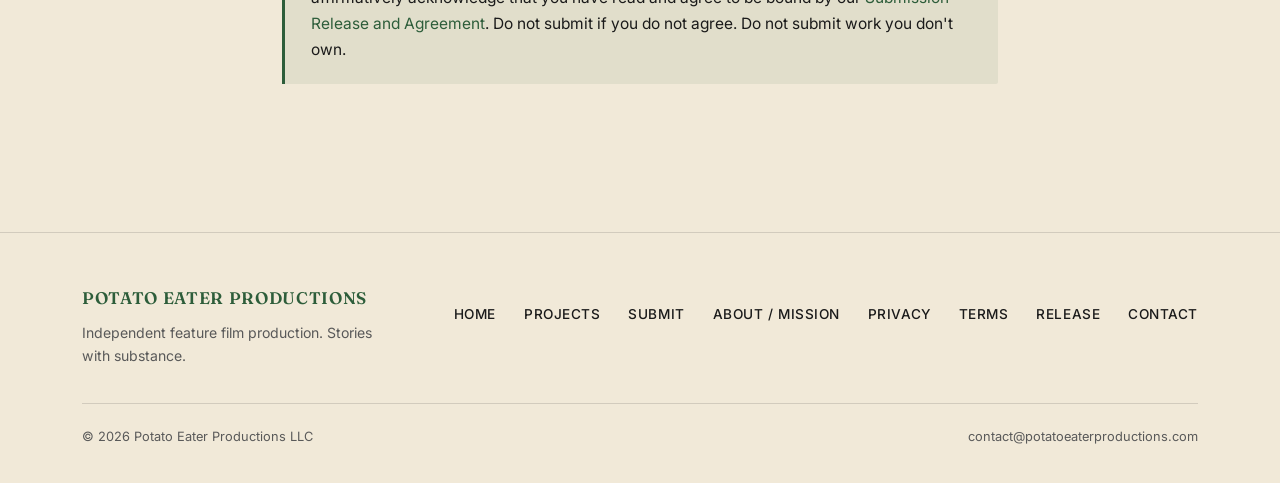
<file: scripts.html>
<!DOCTYPE html>
<html lang="en">
<head>
  <meta charset="UTF-8">
  <meta name="viewport" content="width=device-width, initial-scale=1.0">
  <title>Submit a Script &mdash; Potato Eater Productions</title>
  <meta name="description" content="Feature screenplay submission guidelines for Potato Eater Productions.">
  <link rel="preconnect" href="https://fonts.googleapis.com">
  <link rel="preconnect" href="https://fonts.gstatic.com" crossorigin>
  <link href="https://fonts.googleapis.com/css2?family=Fraunces:opsz,wght@9..144,400;9..144,500;9..144,600;9..144,700&family=Inter:wght@400;500;600;700&display=swap" rel="stylesheet">
  <link rel="stylesheet" href="styles.css">
</head>
<body>
  <header>
    <div class="container">
      <nav class="nav">
        <a href="index.html" class="logo">Potato Eater Productions</a>
        <ul class="nav-links">
          <li><a href="index.html">Home</a></li>
          <li><a href="projects.html">Projects</a></li>
          <li><a href="submit.html">Submit</a></li>
          <li><a href="about.html">About / Mission</a></li>
        </ul>
      </nav>
    </div>
  </header>

  <main>

    <section class="page-header">
      <div class="container">
        <span class="eyebrow">For Writers</span>
        <h1>Submit a Script</h1>
        <p class="tagline"> </p>
      </div>
    </section>

    <div class="container"><div class="divider"><span class="divider-mark"></span></div></div>

    <section class="section">
      <div class="content">

        <h2>What We're Looking For</h2>
        <ul class="guidelines">
          <li>Feature-length screenplays (roughly 90&ndash;120 pages).</li>
          <li>It can be fun, silly, serious, etc. So long as it is a story with substance and meets our Mission. </li>
          <li>Originals preferred; well-conceived adaptations considered if you control the rights.</li>
          <li>We are open to most genres.</li>
          <li>We do not review horror.</li>
        </ul>

        <h2>Format</h2>
        <div class="format-block">
          <h4>Required</h4>
          <ul>
            <li><strong>Length</strong> Feature-length, approximately 90&ndash;120 pages.</li>
            <li><strong>Format</strong> Industry-standard screenplay format. PDF only.</li>
            <li><strong>Logline</strong> Clear and concise. In the body of the email.</li>
            <li><strong>Title page</strong> Title, writer(s), contact information, draft date.</li>
            <li><strong>Your Resume</strong> </li>
          </ul>
        </div>

        <h2>How to Submit</h2>
        <p>Email your inquiry directly. In the email, include a two-sentence logline and a short paragraph about why this story matters to you. Attach the script as a PDF. Do not send via shared cloud links unless we ask for them. Do not submit work you don't own.</p>

        <div class="email-box">
          <div class="email-box-label">Send Submissions To</div>
          <a class="email" href="mailto:Contact@potatoeaterproductions.com?subject=Script%20Submission">Contact@potatoeaterproductions.com</a>
        </div>

        <div class="notice">
          <p><strong>Before you submit:</strong> by submitting any material to Potato Eater Productions, you affirmatively acknowledge that you have read and agree to be bound by our <a href="releases.html">Submission Release and Agreement</a>. Do not submit if you do not agree. Do not submit work you don't own.</p>
        </div>

      </div>
    </section>

  </main>

  <footer>
    <div class="container">
      <div class="footer-inner">
        <div>
          <a href="index.html" class="footer-brand">Potato Eater Productions</a>
          <p class="footer-tagline">Independent feature film production. Stories with substance.</p>
        </div>
        <div class="footer-links">
          <a href="index.html">Home</a>
          <a href="projects.html">Projects</a>
          <a href="submit.html">Submit</a>
          <a href="about.html">About / Mission</a>
          <a href="privacy.html">Privacy</a>
          <a href="terms.html">Terms</a>
           <a href="releases.html">Release</a>
          <a href="mailto:contact@potatoeaterproductions.com">Contact</a>
        </div>
      </div>
      <div class="footer-bottom">
        <span>&copy; 2026 Potato Eater Productions LLC</span>
        <span>contact@potatoeaterproductions.com</span>
      </div>
    </div>
  </footer>
</body>
</html>
</file>
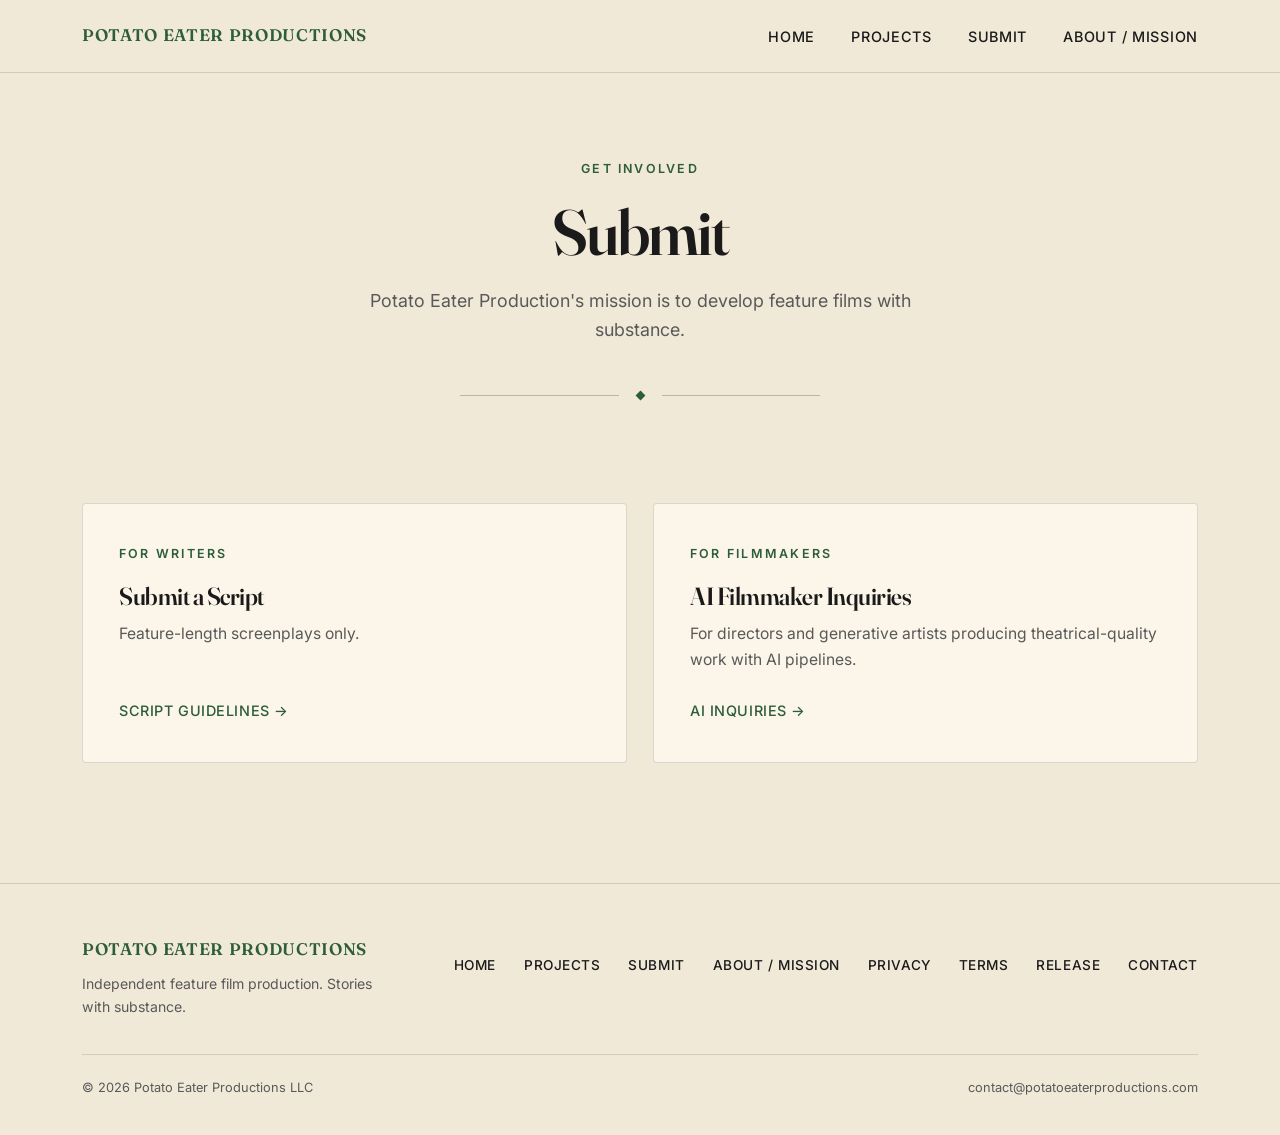
<file: submit.html>
<!DOCTYPE html>
<html lang="en">
<head>
  <meta charset="UTF-8">
  <meta name="viewport" content="width=device-width, initial-scale=1.0">
  <title>Submit &mdash; Potato Eater Productions</title>
  <meta name="description" content="Submit a feature screenplay or inquire as an AI filmmaker.">
  <link rel="preconnect" href="https://fonts.googleapis.com">
  <link rel="preconnect" href="https://fonts.gstatic.com" crossorigin>
  <link href="https://fonts.googleapis.com/css2?family=Fraunces:opsz,wght@9..144,400;9..144,500;9..144,600;9..144,700&family=Inter:wght@400;500;600;700&display=swap" rel="stylesheet">
  <link rel="stylesheet" href="styles.css">
</head>
<body>
  <header>
    <div class="container">
      <nav class="nav">
        <a href="index.html" class="logo">Potato Eater Productions</a>
        <ul class="nav-links">
          <li><a href="index.html">Home</a></li>
          <li><a href="projects.html">Projects</a></li>
          <li><a href="submit.html">Submit</a></li>
          <li><a href="about.html">About / Mission</a></li>
        </ul>
      </nav>
    </div>
  </header>

  <main>

    <section class="page-header">
      <div class="container">
        <span class="eyebrow">Get Involved</span>
        <h1>Submit</h1>
        <p class="tagline">Potato Eater Production's mission is to develop feature films with substance.</p>
      </div>
    </section>

    <div class="container"><div class="divider"><span class="divider-mark"></span></div></div>

    <section class="section">
      <div class="container">
        <div class="path-grid">
          <a href="scripts.html" class="path-card" style="text-decoration: none; color: inherit;">
            <span class="eyebrow">For Writers</span>
            <h2>Submit a Script</h2>
            <p>Feature-length screenplays only.</p>
            <span style="color: var(--accent); font-weight: 500; font-size: 0.9rem; letter-spacing: 0.04em; text-transform: uppercase;">Script Guidelines &rarr;</span>
          </a>
          <a href="ai.html" class="path-card" style="text-decoration: none; color: inherit;">
            <span class="eyebrow">For Filmmakers</span>
            <h2>AI Filmmaker Inquiries</h2>
            <p>For directors and generative artists producing theatrical-quality work with AI pipelines.</p>
            <span style="color: var(--accent); font-weight: 500; font-size: 0.9rem; letter-spacing: 0.04em; text-transform: uppercase;">AI Inquiries &rarr;</span>
          </a>
        </div>
      </div>
    </section>

  </main>

  <footer>
    <div class="container">
      <div class="footer-inner">
        <div>
          <a href="index.html" class="footer-brand">Potato Eater Productions</a>
          <p class="footer-tagline">Independent feature film production. Stories with substance.</p>
        </div>
        <div class="footer-links">
          <a href="index.html">Home</a>
          <a href="projects.html">Projects</a>
          <a href="submit.html">Submit</a>
          <a href="about.html">About / Mission</a>
          <a href="privacy.html">Privacy</a>
          <a href="terms.html">Terms</a>
          <a href="releases.html">Release</a>
          <a href="mailto:contact@potatoeaterproductions.com">Contact</a>
        </div>
      </div>
      <div class="footer-bottom">
        <span>&copy; 2026 Potato Eater Productions LLC</span>
        <span>contact@potatoeaterproductions.com</span>
      </div>
    </div>
  </footer>
</body>
</html>
</file>
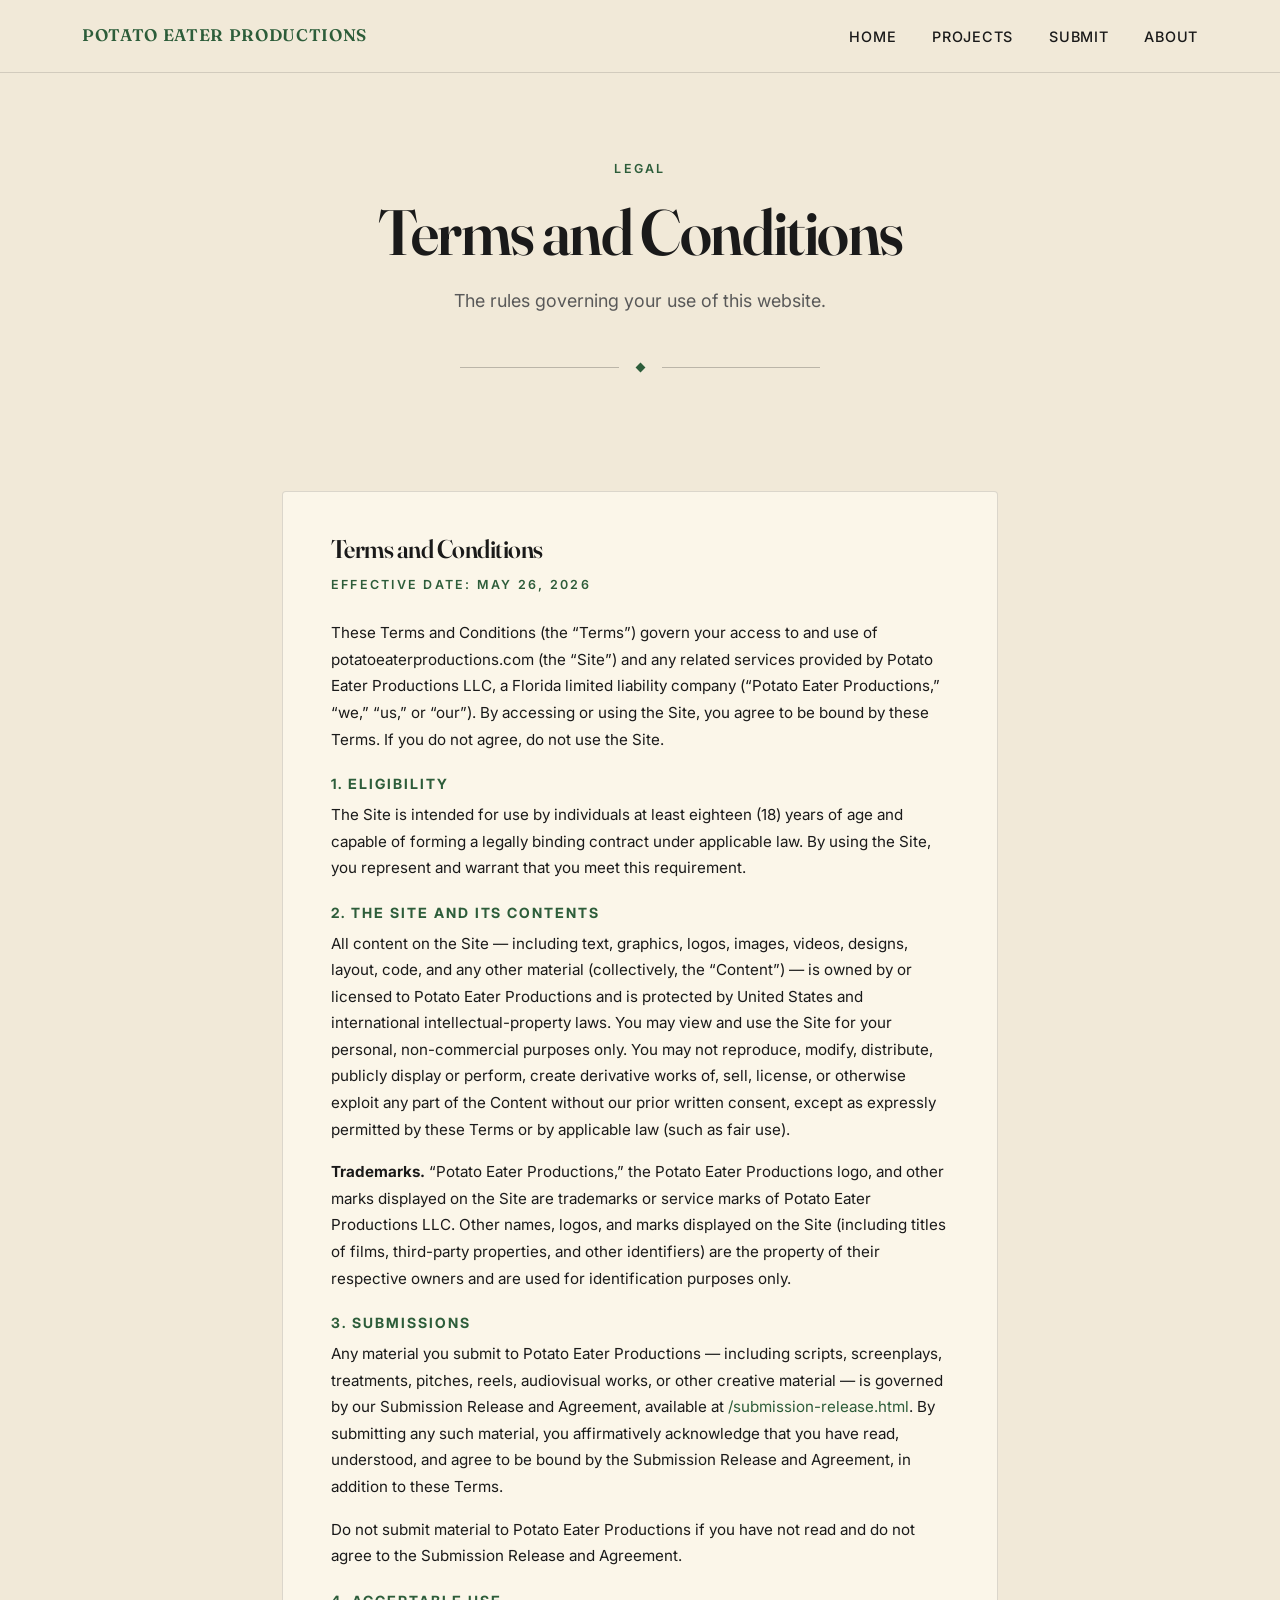
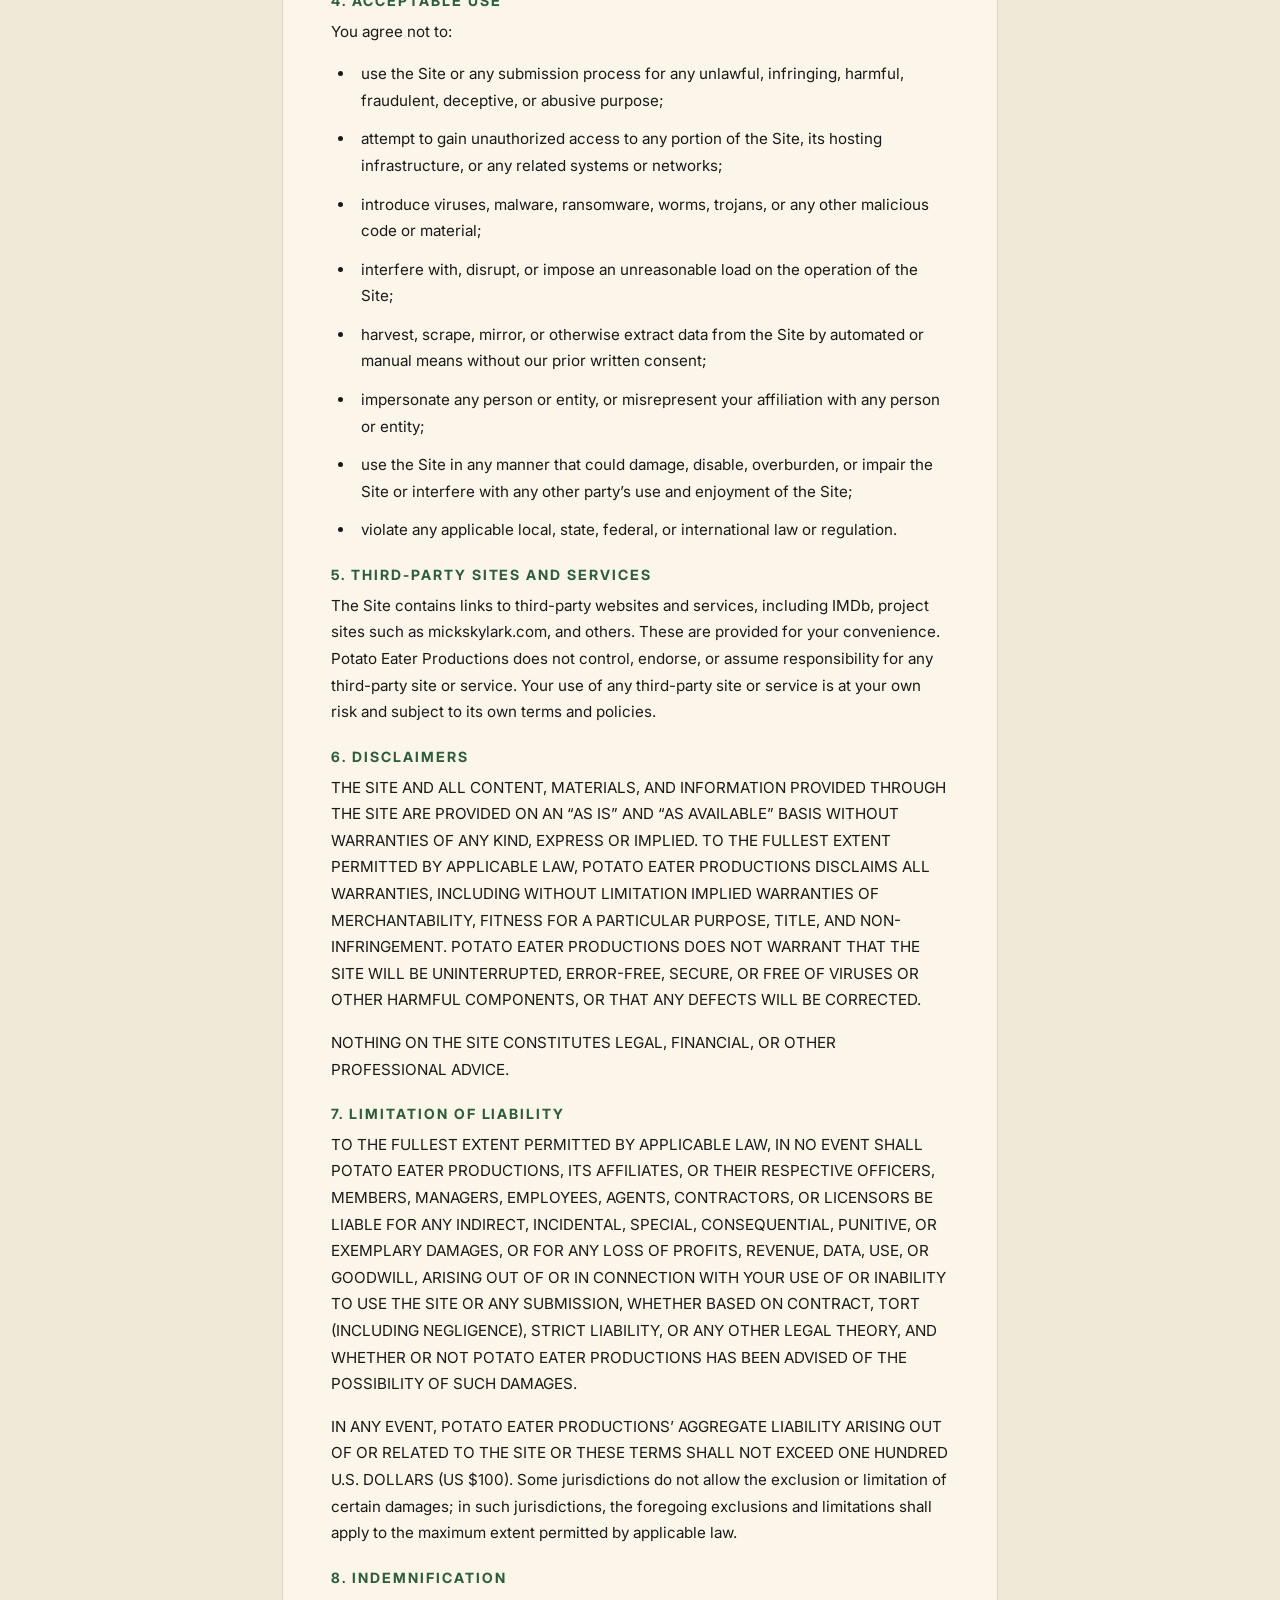
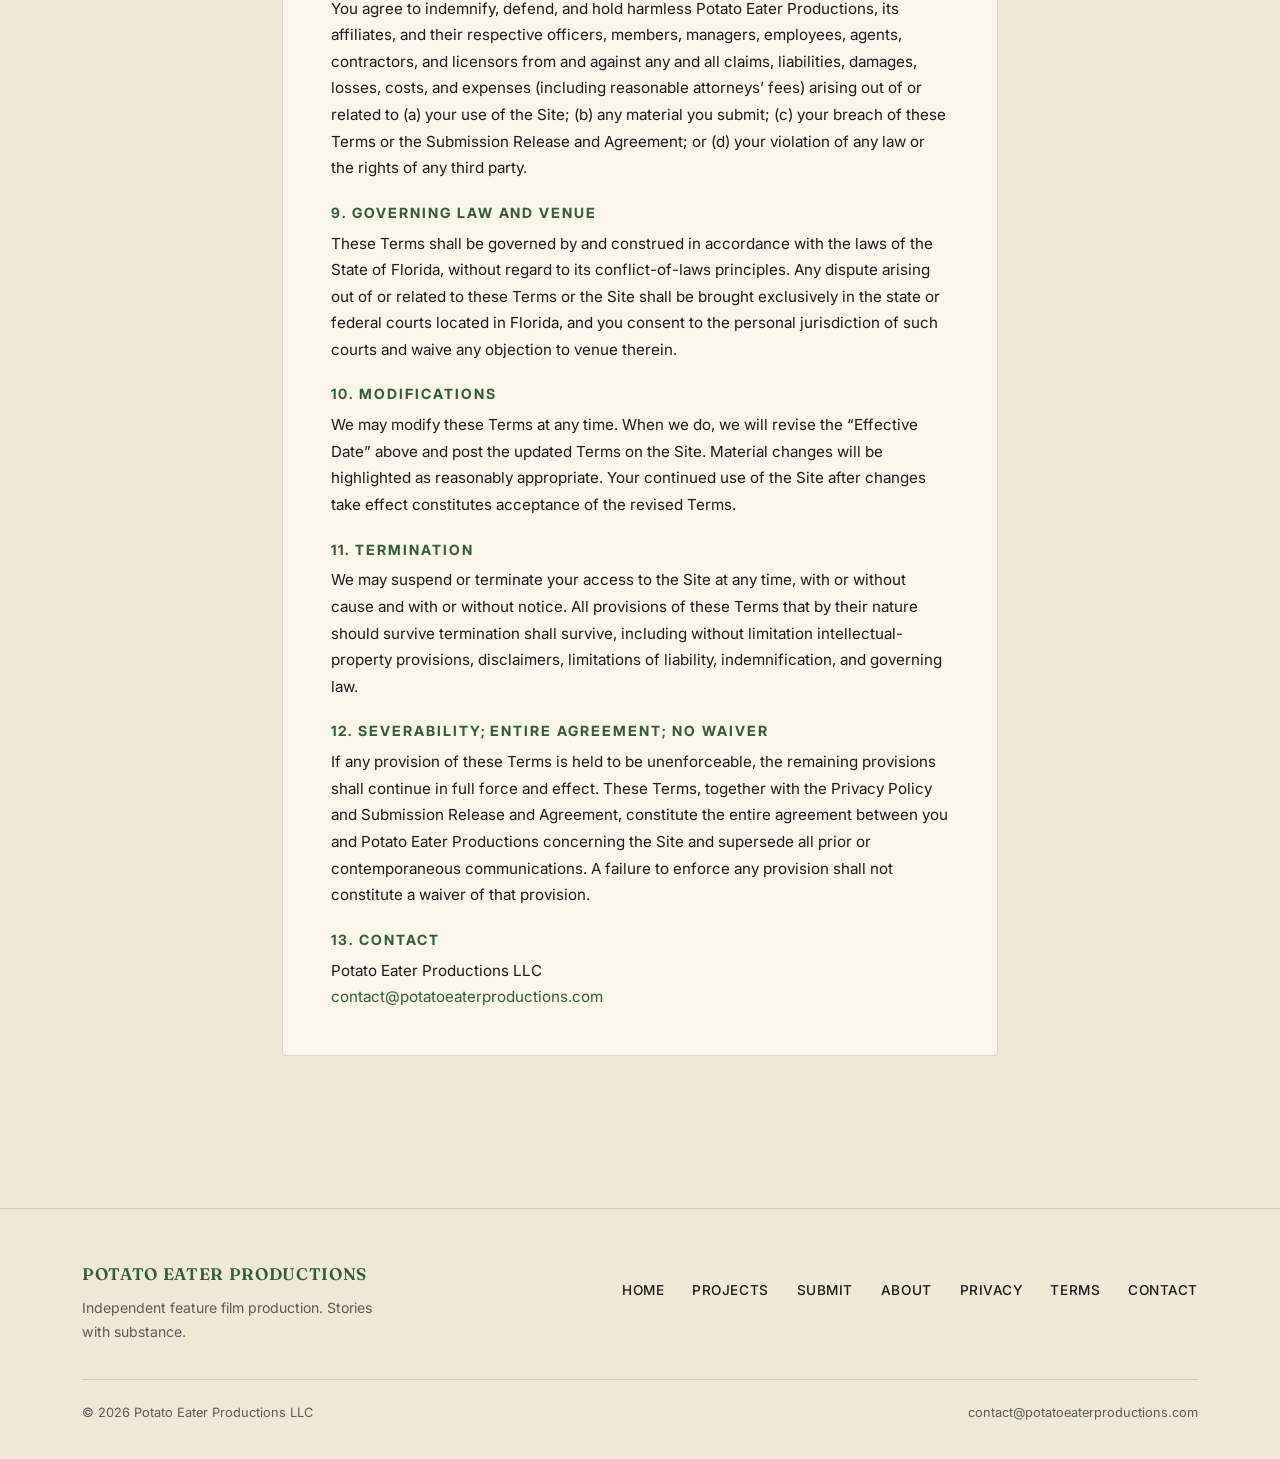
<file: terms.html>
<!DOCTYPE html>
<html lang="en">
<head>
  <meta charset="UTF-8">
  <meta name="viewport" content="width=device-width, initial-scale=1.0">
  <title>Terms and Conditions &mdash; Potato Eater Productions</title>
  <meta name="description" content="Terms and Conditions for Potato Eater Productions.">
  <link rel="preconnect" href="https://fonts.googleapis.com">
  <link rel="preconnect" href="https://fonts.gstatic.com" crossorigin>
  <link href="https://fonts.googleapis.com/css2?family=Fraunces:opsz,wght@9..144,400;9..144,500;9..144,600;9..144,700&family=Inter:wght@400;500;600;700&display=swap" rel="stylesheet">
  <link rel="stylesheet" href="styles.css">
</head>
<body>
  <header>
    <div class="container">
      <nav class="nav">
        <a href="index.html" class="logo">Potato Eater Productions</a>
        <ul class="nav-links">
          <li><a href="index.html">Home</a></li>
          <li><a href="projects.html">Projects</a></li>
          <li><a href="submit.html">Submit</a></li>
          <li><a href="about.html">About</a></li>
        </ul>
      </nav>
    </div>
  </header>

  <main>

    <section class="page-header">
      <div class="container">
        <span class="eyebrow">Legal</span>
        <h1>Terms and Conditions</h1>
        <p class="tagline">The rules governing your use of this website.</p>
      </div>
    </section>

    <div class="container"><div class="divider"><span class="divider-mark"></span></div></div>

    <section class="section">
      <div class="content">
        <div class="release">

          <h2>Terms and Conditions</h2>
          <p class="release-subtitle">Effective Date: May 26, 2026</p>

          <p>These Terms and Conditions (the &ldquo;Terms&rdquo;) govern your access to and use of potatoeaterproductions.com (the &ldquo;Site&rdquo;) and any related services provided by Potato Eater Productions LLC, a Florida limited liability company (&ldquo;Potato Eater Productions,&rdquo; &ldquo;we,&rdquo; &ldquo;us,&rdquo; or &ldquo;our&rdquo;). By accessing or using the Site, you agree to be bound by these Terms. If you do not agree, do not use the Site.</p>

          <h3>1. Eligibility</h3>

          <p>The Site is intended for use by individuals at least eighteen (18) years of age and capable of forming a legally binding contract under applicable law. By using the Site, you represent and warrant that you meet this requirement.</p>

          <h3>2. The Site and Its Contents</h3>

          <p>All content on the Site &mdash; including text, graphics, logos, images, videos, designs, layout, code, and any other material (collectively, the &ldquo;Content&rdquo;) &mdash; is owned by or licensed to Potato Eater Productions and is protected by United States and international intellectual-property laws. You may view and use the Site for your personal, non-commercial purposes only. You may not reproduce, modify, distribute, publicly display or perform, create derivative works of, sell, license, or otherwise exploit any part of the Content without our prior written consent, except as expressly permitted by these Terms or by applicable law (such as fair use).</p>

          <p><strong>Trademarks.</strong> &ldquo;Potato Eater Productions,&rdquo; the Potato Eater Productions logo, and other marks displayed on the Site are trademarks or service marks of Potato Eater Productions LLC. Other names, logos, and marks displayed on the Site (including titles of films, third-party properties, and other identifiers) are the property of their respective owners and are used for identification purposes only.</p>

          <h3>3. Submissions</h3>

          <p>Any material you submit to Potato Eater Productions &mdash; including scripts, screenplays, treatments, pitches, reels, audiovisual works, or other creative material &mdash; is governed by our Submission Release and Agreement, available at <a href="submission-release.html">/submission-release.html</a>. By submitting any such material, you affirmatively acknowledge that you have read, understood, and agree to be bound by the Submission Release and Agreement, in addition to these Terms.</p>

          <p>Do not submit material to Potato Eater Productions if you have not read and do not agree to the Submission Release and Agreement.</p>

          <h3>4. Acceptable Use</h3>

          <p>You agree not to:</p>
          <ul>
            <li>use the Site or any submission process for any unlawful, infringing, harmful, fraudulent, deceptive, or abusive purpose;</li>
            <li>attempt to gain unauthorized access to any portion of the Site, its hosting infrastructure, or any related systems or networks;</li>
            <li>introduce viruses, malware, ransomware, worms, trojans, or any other malicious code or material;</li>
            <li>interfere with, disrupt, or impose an unreasonable load on the operation of the Site;</li>
            <li>harvest, scrape, mirror, or otherwise extract data from the Site by automated or manual means without our prior written consent;</li>
            <li>impersonate any person or entity, or misrepresent your affiliation with any person or entity;</li>
            <li>use the Site in any manner that could damage, disable, overburden, or impair the Site or interfere with any other party&rsquo;s use and enjoyment of the Site;</li>
            <li>violate any applicable local, state, federal, or international law or regulation.</li>
          </ul>

          <h3>5. Third-Party Sites and Services</h3>

          <p>The Site contains links to third-party websites and services, including IMDb, project sites such as mickskylark.com, and others. These are provided for your convenience. Potato Eater Productions does not control, endorse, or assume responsibility for any third-party site or service. Your use of any third-party site or service is at your own risk and subject to its own terms and policies.</p>

          <h3>6. Disclaimers</h3>

          <p>THE SITE AND ALL CONTENT, MATERIALS, AND INFORMATION PROVIDED THROUGH THE SITE ARE PROVIDED ON AN &ldquo;AS IS&rdquo; AND &ldquo;AS AVAILABLE&rdquo; BASIS WITHOUT WARRANTIES OF ANY KIND, EXPRESS OR IMPLIED. TO THE FULLEST EXTENT PERMITTED BY APPLICABLE LAW, POTATO EATER PRODUCTIONS DISCLAIMS ALL WARRANTIES, INCLUDING WITHOUT LIMITATION IMPLIED WARRANTIES OF MERCHANTABILITY, FITNESS FOR A PARTICULAR PURPOSE, TITLE, AND NON-INFRINGEMENT. POTATO EATER PRODUCTIONS DOES NOT WARRANT THAT THE SITE WILL BE UNINTERRUPTED, ERROR-FREE, SECURE, OR FREE OF VIRUSES OR OTHER HARMFUL COMPONENTS, OR THAT ANY DEFECTS WILL BE CORRECTED.</p>

          <p>NOTHING ON THE SITE CONSTITUTES LEGAL, FINANCIAL, OR OTHER PROFESSIONAL ADVICE.</p>

          <h3>7. Limitation of Liability</h3>

          <p>TO THE FULLEST EXTENT PERMITTED BY APPLICABLE LAW, IN NO EVENT SHALL POTATO EATER PRODUCTIONS, ITS AFFILIATES, OR THEIR RESPECTIVE OFFICERS, MEMBERS, MANAGERS, EMPLOYEES, AGENTS, CONTRACTORS, OR LICENSORS BE LIABLE FOR ANY INDIRECT, INCIDENTAL, SPECIAL, CONSEQUENTIAL, PUNITIVE, OR EXEMPLARY DAMAGES, OR FOR ANY LOSS OF PROFITS, REVENUE, DATA, USE, OR GOODWILL, ARISING OUT OF OR IN CONNECTION WITH YOUR USE OF OR INABILITY TO USE THE SITE OR ANY SUBMISSION, WHETHER BASED ON CONTRACT, TORT (INCLUDING NEGLIGENCE), STRICT LIABILITY, OR ANY OTHER LEGAL THEORY, AND WHETHER OR NOT POTATO EATER PRODUCTIONS HAS BEEN ADVISED OF THE POSSIBILITY OF SUCH DAMAGES.</p>

          <p>IN ANY EVENT, POTATO EATER PRODUCTIONS&rsquo; AGGREGATE LIABILITY ARISING OUT OF OR RELATED TO THE SITE OR THESE TERMS SHALL NOT EXCEED ONE HUNDRED U.S. DOLLARS (US $100). Some jurisdictions do not allow the exclusion or limitation of certain damages; in such jurisdictions, the foregoing exclusions and limitations shall apply to the maximum extent permitted by applicable law.</p>

          <h3>8. Indemnification</h3>

          <p>You agree to indemnify, defend, and hold harmless Potato Eater Productions, its affiliates, and their respective officers, members, managers, employees, agents, contractors, and licensors from and against any and all claims, liabilities, damages, losses, costs, and expenses (including reasonable attorneys&rsquo; fees) arising out of or related to (a) your use of the Site; (b) any material you submit; (c) your breach of these Terms or the Submission Release and Agreement; or (d) your violation of any law or the rights of any third party.</p>

          <h3>9. Governing Law and Venue</h3>

          <p>These Terms shall be governed by and construed in accordance with the laws of the State of Florida, without regard to its conflict-of-laws principles. Any dispute arising out of or related to these Terms or the Site shall be brought exclusively in the state or federal courts located in Florida, and you consent to the personal jurisdiction of such courts and waive any objection to venue therein.</p>

          <h3>10. Modifications</h3>

          <p>We may modify these Terms at any time. When we do, we will revise the &ldquo;Effective Date&rdquo; above and post the updated Terms on the Site. Material changes will be highlighted as reasonably appropriate. Your continued use of the Site after changes take effect constitutes acceptance of the revised Terms.</p>

          <h3>11. Termination</h3>

          <p>We may suspend or terminate your access to the Site at any time, with or without cause and with or without notice. All provisions of these Terms that by their nature should survive termination shall survive, including without limitation intellectual-property provisions, disclaimers, limitations of liability, indemnification, and governing law.</p>

          <h3>12. Severability; Entire Agreement; No Waiver</h3>

          <p>If any provision of these Terms is held to be unenforceable, the remaining provisions shall continue in full force and effect. These Terms, together with the Privacy Policy and Submission Release and Agreement, constitute the entire agreement between you and Potato Eater Productions concerning the Site and supersede all prior or contemporaneous communications. A failure to enforce any provision shall not constitute a waiver of that provision.</p>

          <h3>13. Contact</h3>

          <p>Potato Eater Productions LLC<br>
          <a href="mailto:contact@potatoeaterproductions.com">contact@potatoeaterproductions.com</a></p>

        </div>
      </div>
    </section>

  </main>

  <footer>
    <div class="container">
      <div class="footer-inner">
        <div>
          <a href="index.html" class="footer-brand">Potato Eater Productions</a>
          <p class="footer-tagline">Independent feature film production. Stories with substance.</p>
        </div>
        <div class="footer-links">
          <a href="index.html">Home</a>
          <a href="projects.html">Projects</a>
          <a href="submit.html">Submit</a>
          <a href="about.html">About</a>
          <a href="privacy.html">Privacy</a>
          <a href="terms.html">Terms</a>
          <a href="mailto:contact@potatoeaterproductions.com">Contact</a>
        </div>
      </div>
      <div class="footer-bottom">
        <span>&copy; 2026 Potato Eater Productions LLC</span>
        <span>contact@potatoeaterproductions.com</span>
      </div>
    </div>
  </footer>
</body>
</html>
</file>
<file: styles.css>
/* ==========================================================================
   Potato Eater Productions — styles.css
   Fraunces (serif headings) + Inter (sans body) | Cream + Forest Green
   ========================================================================== */

:root {
  --bg: #f1e9d8;
  --bg-alt: #e8dec8;
  --bg-card: #fbf6e9;
  --bg-dark: #1a1a1a;
  --text: #1a1a1a;
  --text-muted: #595959;
  --text-light: #8a8a8a;
  --text-invert: #f1e9d8;
  --accent: #2d5d3a;
  --accent-hover: #1f4429;
  --accent-soft: rgba(45, 93, 58, 0.08);
  --border: rgba(26, 26, 26, 0.14);
  --border-strong: rgba(26, 26, 26, 0.25);
  --max-width: 1180px;
  --max-content: 780px;
  --header-height: 76px;
}

* { box-sizing: border-box; margin: 0; padding: 0; }
html { scroll-behavior: smooth; }

body {
  font-family: 'Inter', -apple-system, BlinkMacSystemFont, sans-serif;
  background-color: var(--bg);
  color: var(--text);
  line-height: 1.65;
  font-size: 17px;
  -webkit-font-smoothing: antialiased;
  -moz-osx-font-smoothing: grayscale;
  min-height: 100vh;
}

/* ==== TYPOGRAPHY ==== */
h1, h2, h3, h4 {
  font-family: 'Fraunces', Georgia, serif;
  font-weight: 600;
  line-height: 1.05;
  letter-spacing: -0.025em;
  color: var(--text);
  font-variation-settings: "opsz" 144;
}

h1 { font-size: clamp(2.5rem, 5vw, 4rem); }
h2 { font-size: clamp(1.7rem, 3vw, 2.3rem); letter-spacing: -0.02em; margin-bottom: 1.25rem; }
h3 { font-size: 1.3rem; margin-bottom: 0.5rem; letter-spacing: -0.015em; }

p { margin-bottom: 1rem; }
p:last-child { margin-bottom: 0; }

a {
  color: var(--accent);
  text-decoration: none;
  transition: color 0.15s ease;
}
a:hover { color: var(--accent-hover); text-decoration: underline; }

/* ==== LAYOUT WRAPPERS ==== */
.container {
  max-width: var(--max-width);
  margin: 0 auto;
  padding: 0 32px;
}

.content {
  max-width: var(--max-content);
  margin: 0 auto;
  padding: 0 32px;
}

/* ==== HEADER / NAV (sticky) ==== */
header {
  position: sticky;
  top: 0;
  z-index: 100;
  padding: 22px 0;
  border-bottom: 1px solid var(--border);
  background: var(--bg);
}

.nav {
  display: flex;
  justify-content: space-between;
  align-items: center;
  gap: 24px;
  flex-wrap: wrap;
}

.logo {
  font-family: 'Fraunces', Georgia, serif;
  font-size: 1.05rem;
  font-weight: 600;
  color: var(--accent);
  letter-spacing: 0.04em;
  text-transform: uppercase;
}
.logo:hover { color: var(--accent-hover); text-decoration: none; }

.nav-links {
  display: flex;
  gap: 36px;
  list-style: none;
}

.nav-links a {
  color: var(--text);
  font-size: 0.9rem;
  font-weight: 500;
  letter-spacing: 0.05em;
  text-transform: uppercase;
  position: relative;
  padding-bottom: 2px;
}
.nav-links a:hover { color: var(--accent); text-decoration: none; }
.nav-links a::after {
  content: '';
  position: absolute;
  left: 0;
  bottom: -2px;
  width: 0;
  height: 1px;
  background: var(--accent);
  transition: width 0.2s ease;
}
.nav-links a:hover::after { width: 100%; }

/* ==== MAIN / SECTIONS ==== */
main { padding: 0; }

.section { padding: 88px 0; }
.section-tight { padding: 56px 0; }
.section-alt { background: var(--bg-alt); }
.section-dark {
  background: var(--bg-dark);
  color: var(--text-invert);
}
.section-dark h1,
.section-dark h2,
.section-dark h3 { color: var(--text-invert); }
.section-dark a { color: var(--text-invert); }
.section-dark a:hover { color: var(--text-invert); opacity: 0.8; }

/* ==== EYEBROW ==== */
.eyebrow {
  font-family: 'Inter', sans-serif;
  font-size: 0.78rem;
  font-weight: 600;
  letter-spacing: 0.18em;
  text-transform: uppercase;
  color: var(--accent);
  margin-bottom: 18px;
  display: inline-block;
}
.section-dark .eyebrow { color: var(--bg); opacity: 0.6; }

/* ==== HERO (HOMEPAGE) — centered masthead, wordmark + tagline only ==== */
.hero-home {
  padding: 72px 0 56px;
  text-align: center;
}

.hero-masthead {
  max-width: 760px;
  margin: 0 auto;
}

.hero-wordmark {
  display: block;
  font-family: 'Fraunces', Georgia, serif;
  font-size: clamp(2rem, 4vw, 3rem);
  font-weight: 600;
  color: var(--accent);
  letter-spacing: -0.01em;
  line-height: 1.05;
  margin: 0 0 18px;
}

.hero-statement {
  font-family: 'Fraunces', Georgia, serif;
  font-size: clamp(1.05rem, 1.5vw, 1.25rem);
  line-height: 1.55;
  color: var(--text-muted);
  margin: 0 auto;
  max-width: 56ch;
  font-weight: 400;
}

/* ==== PAGE HEADER (non-home pages) ==== */
.page-header {
  padding: 80px 0 48px;
  text-align: center;
}
.page-header h1 {
  margin-bottom: 22px;
}
.page-header .tagline {
  color: var(--text-muted);
  font-size: 1.12rem;
  max-width: 580px;
  margin: 0 auto;
  line-height: 1.6;
}

/* ==== DIVIDER ==== */
.divider {
  display: flex;
  align-items: center;
  justify-content: center;
  gap: 18px;
  padding: 0;
  margin: 0 auto;
  max-width: 360px;
}
.divider::before,
.divider::after {
  content: '';
  flex: 1;
  height: 1px;
  background: var(--border-strong);
}
.divider-mark {
  width: 7px;
  height: 7px;
  background: var(--accent);
  transform: rotate(45deg);
  flex-shrink: 0;
}

/* ==== BUTTONS ==== */
.btn {
  display: inline-block;
  padding: 14px 30px;
  background: var(--text);
  color: var(--bg);
  border-radius: 2px;
  font-weight: 500;
  font-size: 0.9rem;
  letter-spacing: 0.06em;
  text-transform: uppercase;
  border: 1px solid var(--text);
  cursor: pointer;
  transition: all 0.2s ease;
  text-align: center;
}
.btn:hover {
  background: var(--accent);
  border-color: var(--accent);
  color: var(--bg);
  text-decoration: none;
}

.btn-secondary {
  background: transparent;
  color: var(--text);
}
.btn-secondary:hover {
  background: var(--text);
  color: var(--bg);
  border-color: var(--text);
}

.btn-group {
  display: flex;
  gap: 14px;
  justify-content: center;
  flex-wrap: wrap;
}

/* ==== MANIFESTO ==== */
.manifesto {
  max-width: 720px;
  margin: 0 auto;
  text-align: center;
}
.manifesto p {
  font-family: 'Fraunces', Georgia, serif;
  font-size: clamp(1.35rem, 2.2vw, 1.65rem);
  line-height: 1.45;
  color: var(--text);
  letter-spacing: -0.01em;
  font-weight: 400;
}
.manifesto p + p { margin-top: 1.4rem; }

/* ==== PATH GRID (Submit landing) ==== */
.path-grid {
  display: grid;
  grid-template-columns: 1fr 1fr;
  gap: 26px;
  margin: 16px 0 0;
}

.path-card {
  background: var(--bg-card);
  border: 1px solid var(--border);
  border-radius: 4px;
  padding: 40px 36px;
  display: flex;
  flex-direction: column;
  transition: transform 0.2s ease, box-shadow 0.2s ease, border-color 0.2s ease;
}
.path-card:hover {
  transform: translateY(-3px);
  box-shadow: 0 14px 36px rgba(0,0,0,0.08);
  border-color: var(--accent);
}
.path-card h2 { margin-bottom: 12px; font-size: 1.55rem; }
.path-card p {
  color: var(--text-muted);
  flex-grow: 1;
  margin-bottom: 26px;
  font-size: 0.98rem;
}

/* ==== PROJECTS — text left, small badge right (at every width) ==== */
.project-card {
  display: grid;
  grid-template-columns: 1fr 120px;
  gap: 40px;
  align-items: center;
  text-align: left;
  max-width: 760px;
  margin: 0 auto;
}

.project-info .eyebrow { margin-bottom: 14px; }

.project-meta {
  font-family: 'Inter', sans-serif;
  color: var(--text-muted);
  font-size: 0.78rem;
  text-transform: uppercase;
  letter-spacing: 0.16em;
  margin-bottom: 12px;
  font-weight: 600;
}

.project-title {
  font-family: 'Fraunces', Georgia, serif;
  font-size: clamp(1.7rem, 2.8vw, 2.1rem);
  margin-bottom: 14px;
  letter-spacing: -0.02em;
  line-height: 1.1;
}

.project-description {
  color: var(--text-muted);
  font-size: 1rem;
  margin-bottom: 24px;
  max-width: 48ch;
}

.project-badge {
  width: 120px;
}
.project-badge img {
  width: 100%;
  height: auto;
  display: block;
}

.project-links {
  list-style: none;
  padding: 0;
  margin: 0;
  display: flex;
  flex-wrap: wrap;
  gap: 24px;
  justify-content: flex-start;
}

.project-links a {
  font-weight: 500;
  font-size: 0.9rem;
  letter-spacing: 0.04em;
  text-transform: uppercase;
  color: var(--accent);
  border-bottom: 1px solid transparent;
  padding-bottom: 2px;
  transition: border-color 0.2s ease;
}
.project-links a:hover {
  border-bottom-color: var(--accent);
  text-decoration: none;
}

/* ==== GUIDELINES LIST ==== */
.guidelines {
  list-style: none;
  margin: 22px 0 30px;
}
.guidelines li {
  padding: 16px 0 16px 32px;
  position: relative;
  border-bottom: 1px solid var(--border);
  font-size: 1rem;
}
.guidelines li:before {
  content: "→";
  position: absolute;
  left: 0;
  top: 16px;
  color: var(--accent);
  font-weight: 600;
}
.guidelines li:last-child { border-bottom: none; }
.guidelines.exclusions li:before { content: "×"; color: #b04040; }

/* ==== NOTICE BLOCK ==== */
.notice {
  background: var(--accent-soft);
  border-left: 3px solid var(--accent);
  padding: 22px 26px;
  margin: 28px 0;
  border-radius: 0 2px 2px 0;
  font-size: 0.97rem;
}
.notice p { margin-bottom: 8px; }
.notice p:last-child { margin-bottom: 0; }
.notice strong { color: var(--text); }

/* ==== EMAIL BOX ==== */
.email-box {
  background: var(--bg-dark);
  color: var(--text-invert);
  padding: 38px 36px;
  border-radius: 4px;
  text-align: center;
  margin: 34px 0;
}
.email-box-label {
  color: var(--text-invert);
  opacity: 0.55;
  font-size: 0.78rem;
  text-transform: uppercase;
  letter-spacing: 0.18em;
  margin-bottom: 14px;
  font-weight: 600;
}
.email-box .email {
  font-family: 'Fraunces', Georgia, serif;
  font-size: clamp(1.2rem, 2.3vw, 1.55rem);
  display: block;
  word-break: break-all;
  color: var(--text-invert);
  letter-spacing: -0.01em;
}
.email-box a { color: var(--text-invert); }
.email-box a:hover { color: var(--text-invert); text-decoration: underline; }

/* ==== FORMAT BLOCK ==== */
.format-block {
  background: var(--bg-card);
  border: 1px solid var(--border);
  border-radius: 4px;
  padding: 26px 30px;
  margin: 22px 0;
  font-family: 'Inter', sans-serif;
  font-size: 0.95rem;
}
.format-block h4 {
  font-family: 'Inter', sans-serif;
  font-size: 0.78rem;
  text-transform: uppercase;
  letter-spacing: 0.18em;
  color: var(--accent);
  margin-bottom: 14px;
  font-weight: 700;
}
.format-block ul { list-style: none; margin: 0; }
.format-block li { padding: 7px 0; color: var(--text); }
.format-block li strong {
  display: inline-block;
  min-width: 120px;
  color: var(--accent);
  font-weight: 500;
}

/* ==== RELEASE / LEGAL BLOCK (used on submission-release.html, privacy.html, terms.html) ==== */
.release {
  background: var(--bg-card);
  border: 1px solid var(--border);
  border-radius: 4px;
  padding: 44px 48px;
  margin: 32px 0;
  font-size: 0.95rem;
  line-height: 1.75;
}
.release h2 {
  font-family: 'Fraunces', Georgia, serif;
  font-size: 1.6rem;
  margin: 32px 0 12px;
}
.release h2:first-child { margin-top: 0; }
.release h3 {
  font-family: 'Inter', sans-serif;
  font-size: 0.88rem;
  text-transform: uppercase;
  letter-spacing: 0.14em;
  color: var(--accent);
  font-weight: 700;
  margin: 24px 0 10px;
}
.release-subtitle {
  color: var(--accent);
  font-size: 0.78rem;
  text-transform: uppercase;
  letter-spacing: 0.18em;
  margin-bottom: 24px;
  font-weight: 600;
}
.release ol,
.release ul {
  margin: 14px 0 14px 24px;
  padding: 0;
}
.release ol li,
.release ul li {
  margin-bottom: 12px;
  padding-left: 6px;
}
.release strong { color: var(--text); }
.release p + p { margin-top: 12px; }

/* ==== CTA BLOCK ==== */
.cta-block { text-align: center; }
.cta-block .eyebrow { margin-bottom: 14px; }
.cta-block h2 {
  margin-bottom: 32px;
  max-width: 16ch;
  margin-left: auto;
  margin-right: auto;
}

/* ==== FOOTER ==== */
footer {
  border-top: 1px solid var(--border);
  padding: 52px 0 36px;
  background: var(--bg);
  margin-top: 32px;
}

.footer-inner {
  display: flex;
  justify-content: space-between;
  align-items: flex-start;
  gap: 40px;
  flex-wrap: wrap;
}

.footer-brand {
  font-family: 'Fraunces', Georgia, serif;
  font-size: 1.05rem;
  font-weight: 600;
  letter-spacing: 0.04em;
  text-transform: uppercase;
  color: var(--accent);
  margin-bottom: 8px;
  display: block;
}
.footer-brand:hover { color: var(--accent-hover); text-decoration: none; }

.footer-tagline {
  font-size: 0.88rem;
  color: var(--text-muted);
  max-width: 320px;
}

.footer-links {
  display: flex;
  flex-direction: row;
  flex-wrap: wrap;
  gap: 28px;
  align-items: center;
  margin-top: 18px;
}
.footer-links a {
  color: var(--text);
  font-size: 0.85rem;
  letter-spacing: 0.04em;
  text-transform: uppercase;
  font-weight: 500;
}
.footer-links a:hover { color: var(--accent); }

.footer-bottom {
  margin-top: 36px;
  padding-top: 22px;
  border-top: 1px solid var(--border);
  display: flex;
  justify-content: space-between;
  font-size: 0.8rem;
  color: var(--text-muted);
  flex-wrap: wrap;
  gap: 8px;
}

/* ==== UTILITIES ==== */
.text-center { text-align: center; }
.spacer-sm { height: 18px; }
.spacer-md { height: 36px; }

/* ==== MOBILE ==== */
@media (max-width: 780px) {
  body { font-size: 16px; }
  .container, .content { padding: 0 22px; }
  header { padding: 16px 0; }
  .nav-links { gap: 18px; }
  .nav-links a { font-size: 0.78rem; letter-spacing: 0.04em; }
  .logo { font-size: 0.95rem; }
  .section { padding: 56px 0; }
  .section-tight { padding: 40px 0; }
  .hero-home { padding: 48px 0 36px; }
  .page-header { padding: 48px 0 32px; }
  .path-grid { grid-template-columns: 1fr; gap: 18px; }
  .path-card { padding: 30px 26px; }
  .project-card {
    grid-template-columns: 1fr 80px;
    gap: 20px;
    text-align: left;
  }
  .project-badge {
    width: 80px;
  }
  .project-description { max-width: 100%; }
  .release { padding: 28px 24px; }
  .email-box { padding: 26px 20px; }
  .footer-inner { flex-direction: column; gap: 24px; align-items: flex-start; }
  .footer-links { gap: 18px; }
  .footer-bottom { flex-direction: column; }
}
</file>
